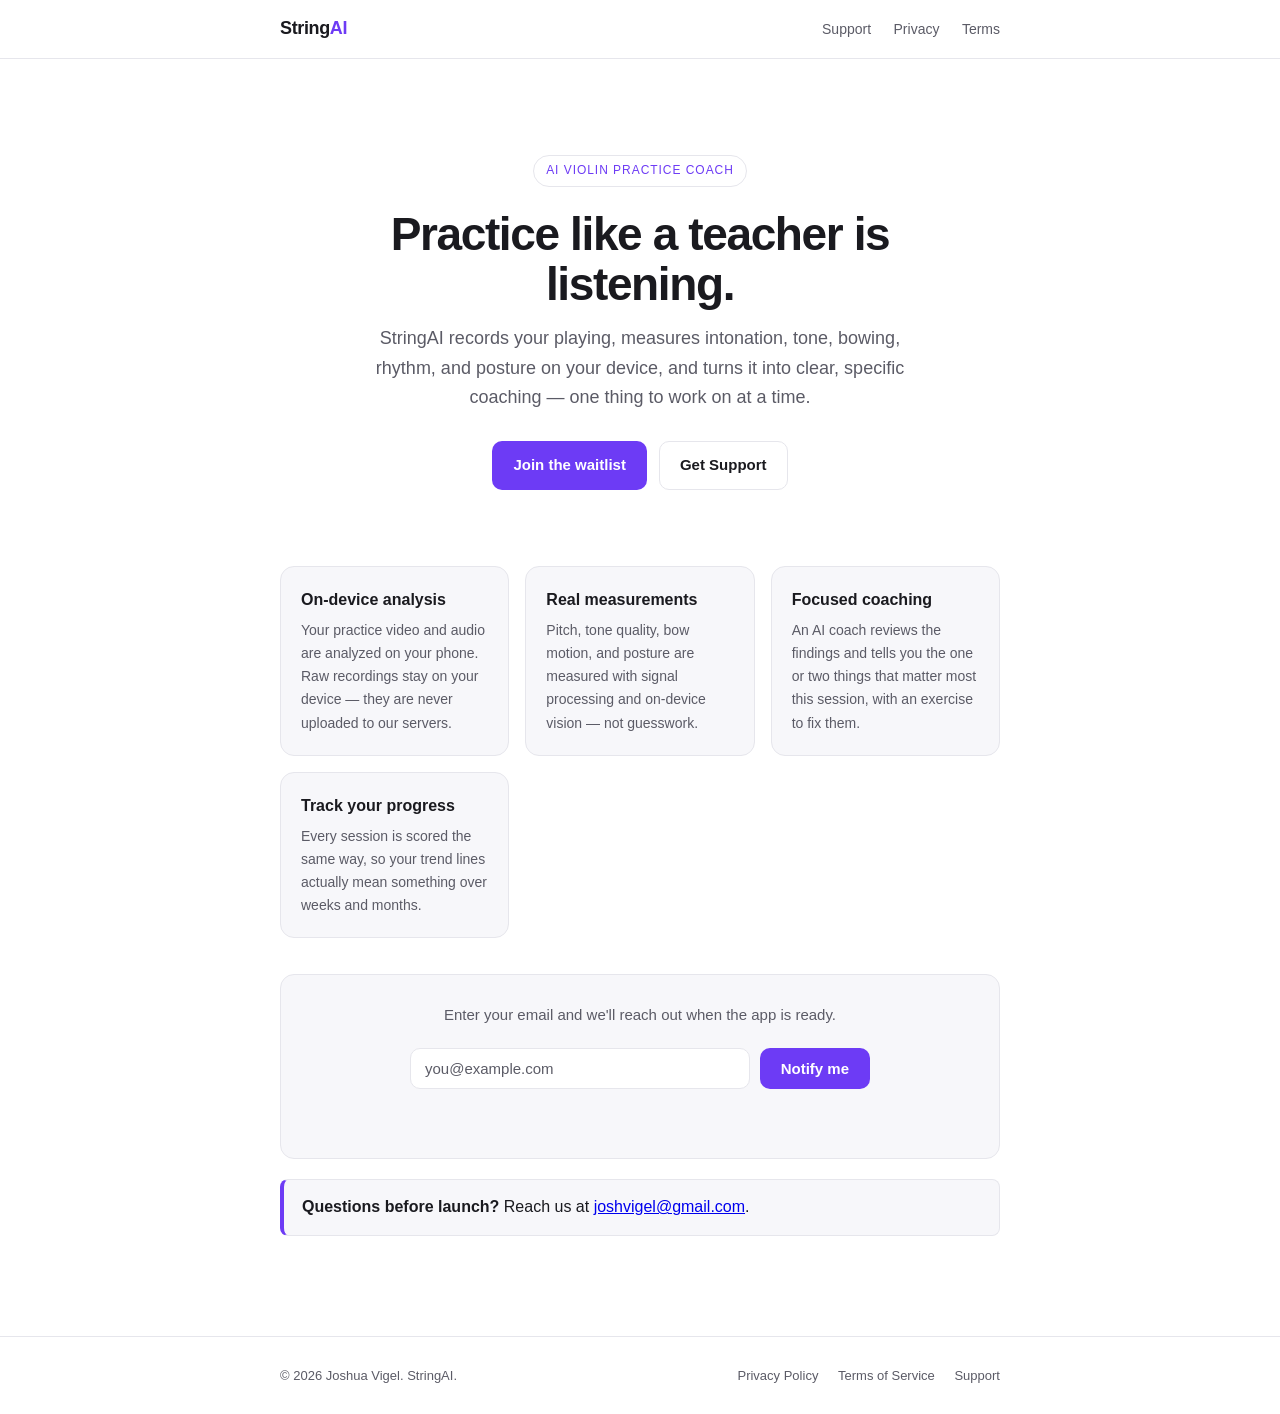
<file: index.html>
<!DOCTYPE html>
<html lang="en">
<head>
  <meta charset="UTF-8" />
  <meta name="viewport" content="width=device-width, initial-scale=1.0" />
  <title>StringAI — AI Violin Practice Coach</title>
  <meta name="description" content="StringAI analyzes your violin practice with on-device audio and video, then gives you specific, AI-powered coaching on intonation, tone, bowing, and posture." />
  <link rel="stylesheet" href="styles.css" />
</head>
<body>
  <header class="site">
    <div class="wrap">
      <a class="brand" href="index.html">String<span>AI</span></a>
      <nav>
        <a href="support.html">Support</a>
        <a href="privacy.html">Privacy</a>
        <a href="terms.html">Terms</a>
      </nav>
    </div>
  </header>

  <main>
    <div class="wrap">
      <section class="hero">
        <span class="badge">AI Violin Practice Coach</span>
        <h1>Practice like a teacher is<br />listening.</h1>
        <p>StringAI records your playing, measures intonation, tone, bowing, rhythm, and posture on your device, and turns it into clear, specific coaching — one thing to work on at a time.</p>
        <div class="cta-row">
          <a class="btn" href="#waitlist">Join the waitlist</a>
          <a class="btn secondary" href="support.html">Get Support</a>
        </div>
      </section>

      <section class="features">
        <div class="feature">
          <h3>On-device analysis</h3>
          <p>Your practice video and audio are analyzed on your phone. Raw recordings stay on your device — they are never uploaded to our servers.</p>
        </div>
        <div class="feature">
          <h3>Real measurements</h3>
          <p>Pitch, tone quality, bow motion, and posture are measured with signal processing and on-device vision — not guesswork.</p>
        </div>
        <div class="feature">
          <h3>Focused coaching</h3>
          <p>An AI coach reviews the findings and tells you the one or two things that matter most this session, with an exercise to fix them.</p>
        </div>
        <div class="feature">
          <h3>Track your progress</h3>
          <p>Every session is scored the same way, so your trend lines actually mean something over weeks and months.</p>
        </div>
      </section>

      <section id="waitlist" class="waitlist">
        <p>Enter your email and we'll reach out when the app is ready.</p>
        <form id="waitlist-form" novalidate>
          <label class="sr-only" for="waitlist-email">Email address</label>
          <input
            id="waitlist-email"
            name="email"
            type="email"
            inputmode="email"
            autocomplete="email"
            placeholder="you@example.com"
            required
          />
          <button id="waitlist-submit" class="btn" type="submit">Notify me</button>
        </form>
        <p id="waitlist-status" class="waitlist-status" role="status" aria-live="polite"></p>
      </section>

      <section id="coming-soon" class="callout">
        <p style="margin:0"><strong>Questions before launch?</strong> Reach us at
        <a href="mailto:joshvigel@gmail.com">joshvigel@gmail.com</a>.</p>
      </section>
    </div>
  </main>

  <script src="waitlist.js"></script>

  <footer class="site">
    <div class="wrap">
      <span>© 2026 Joshua Vigel. StringAI.</span>
      <span class="links">
        <a href="privacy.html">Privacy Policy</a>
        <a href="terms.html">Terms of Service</a>
        <a href="support.html">Support</a>
      </span>
    </div>
  </footer>
</body>
</html>
</file>
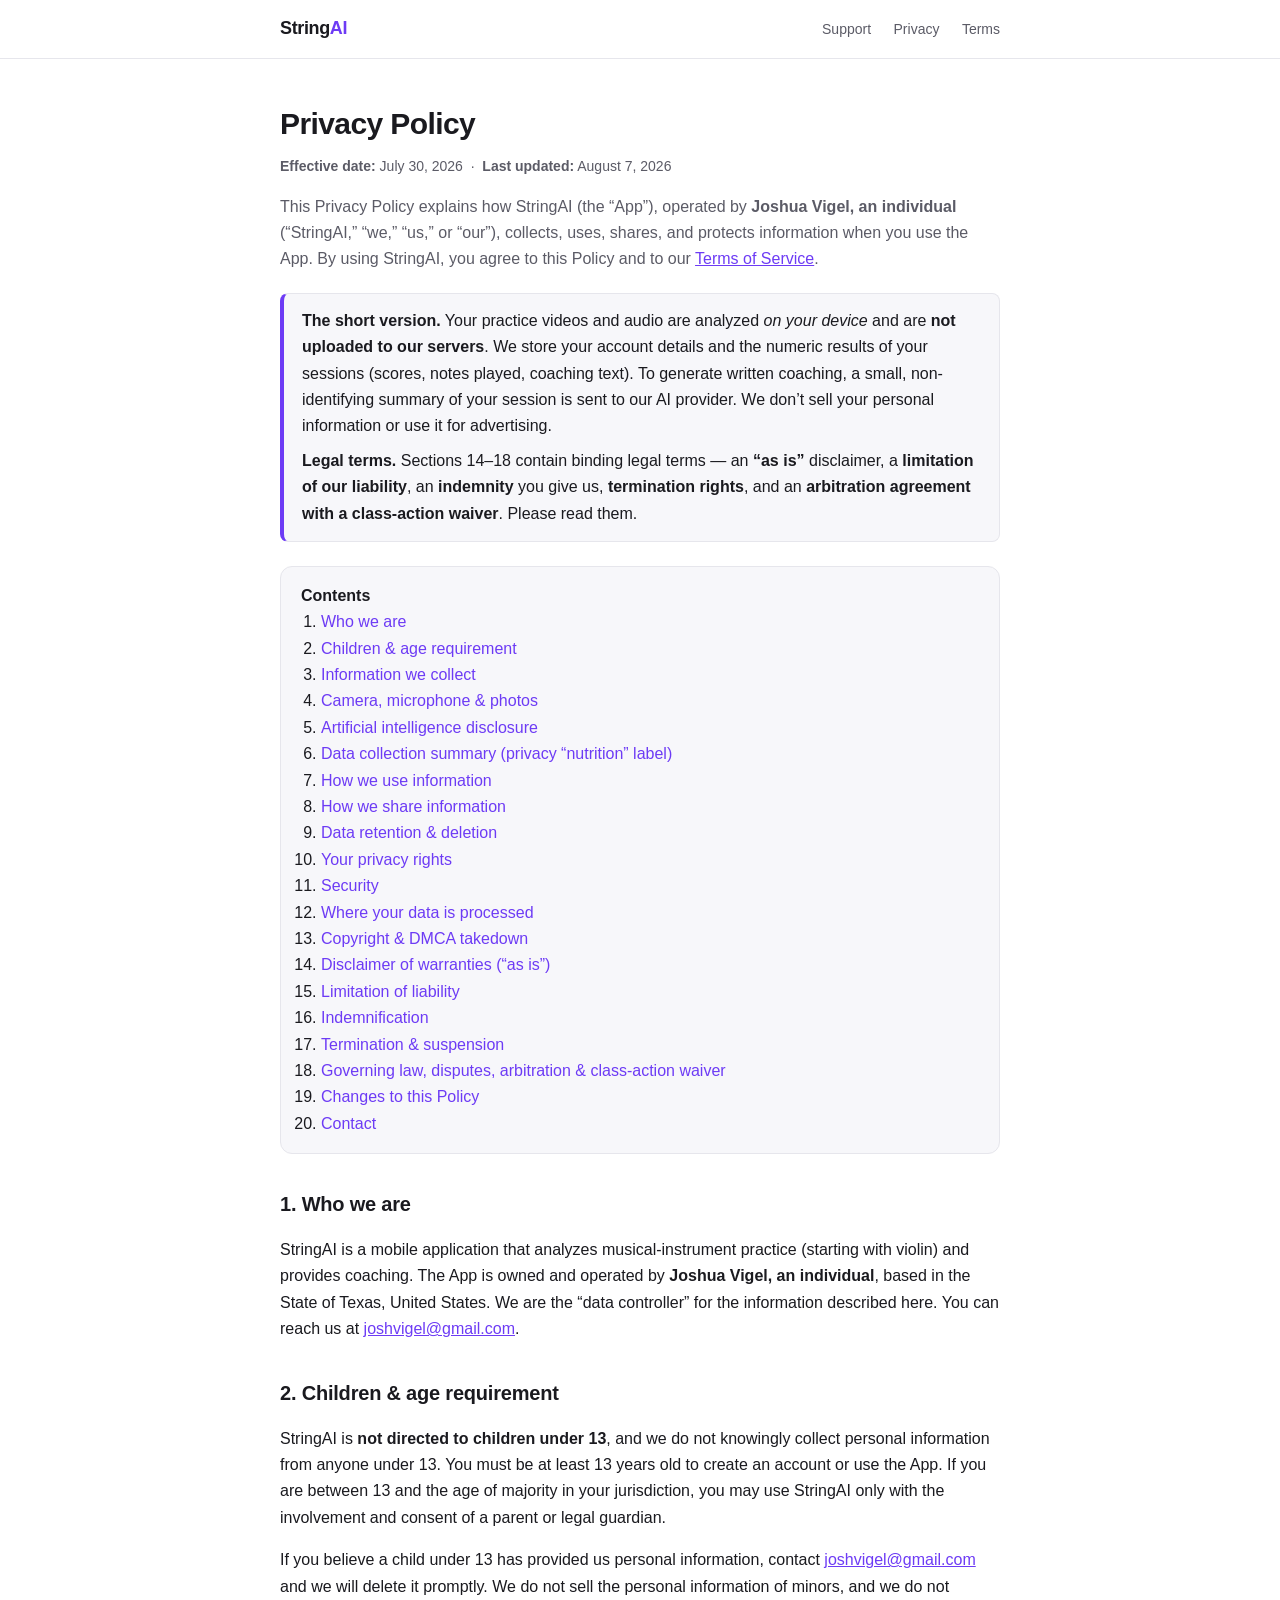
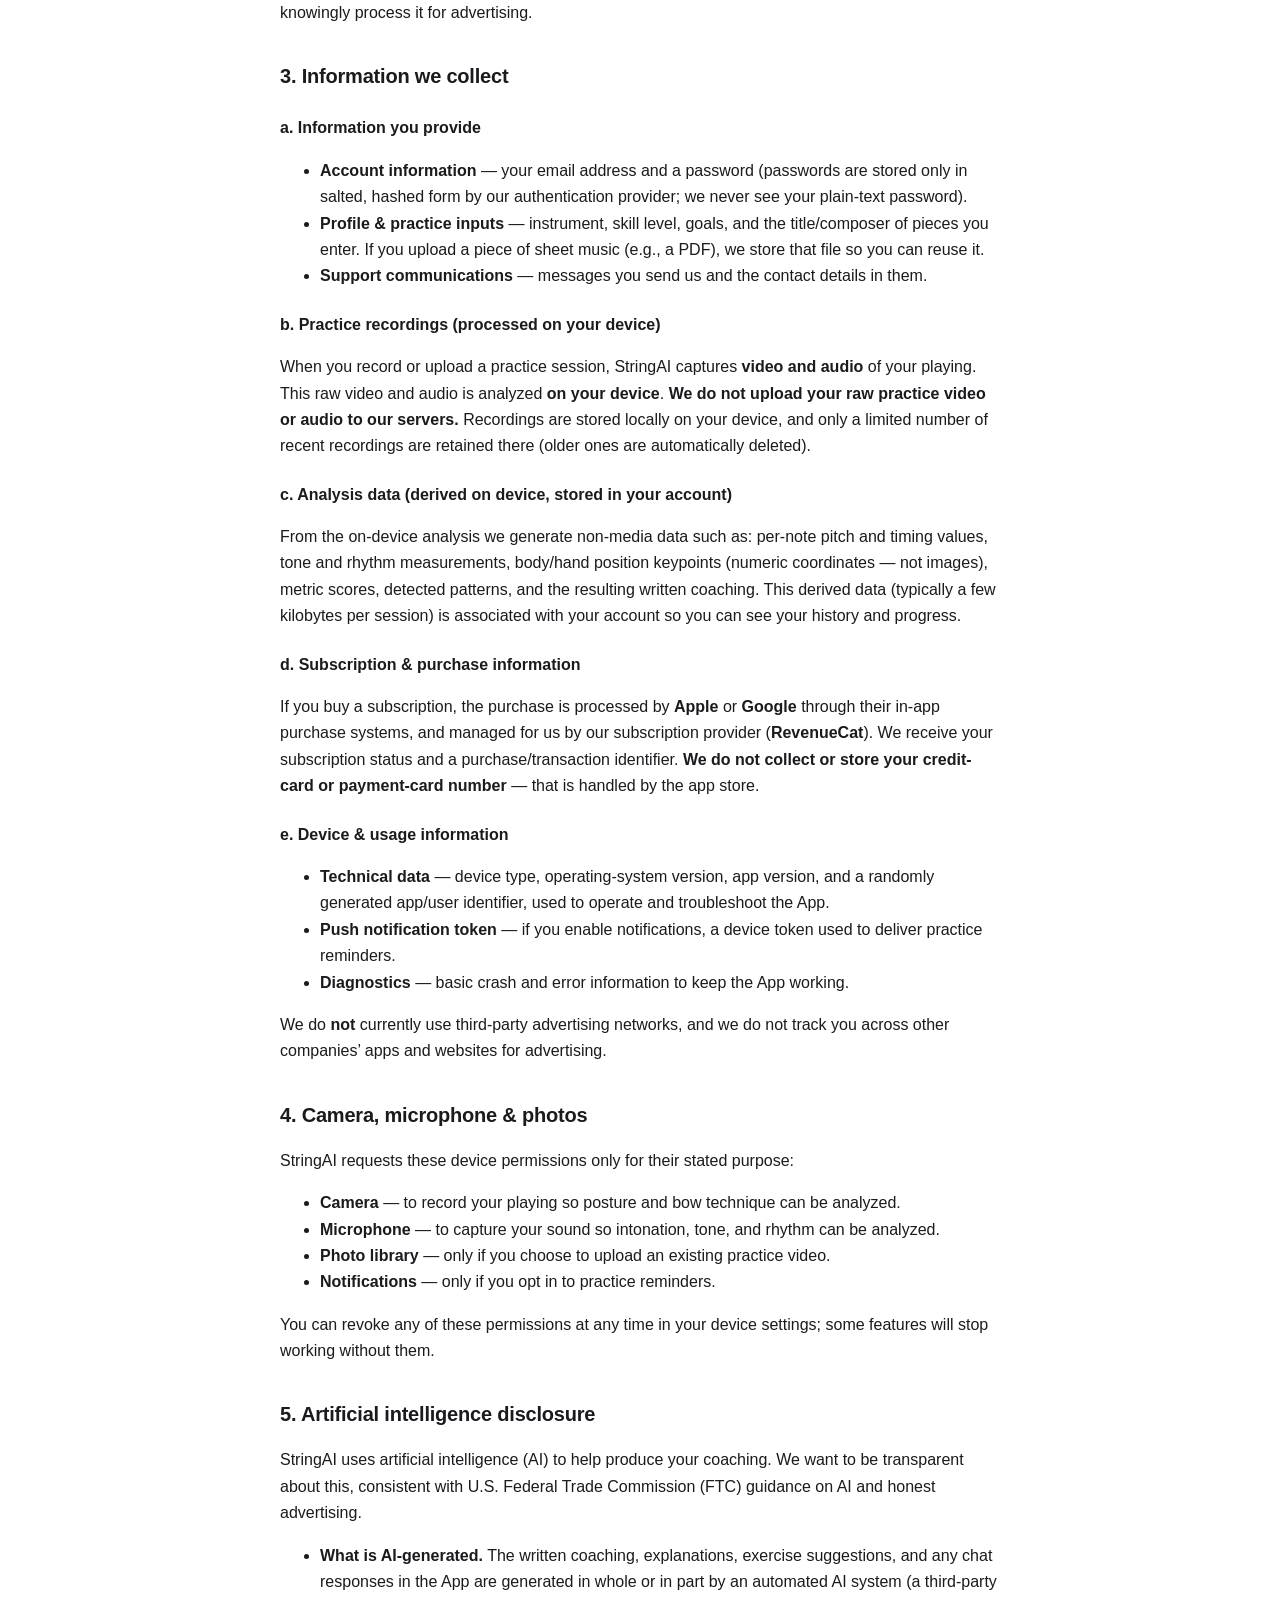
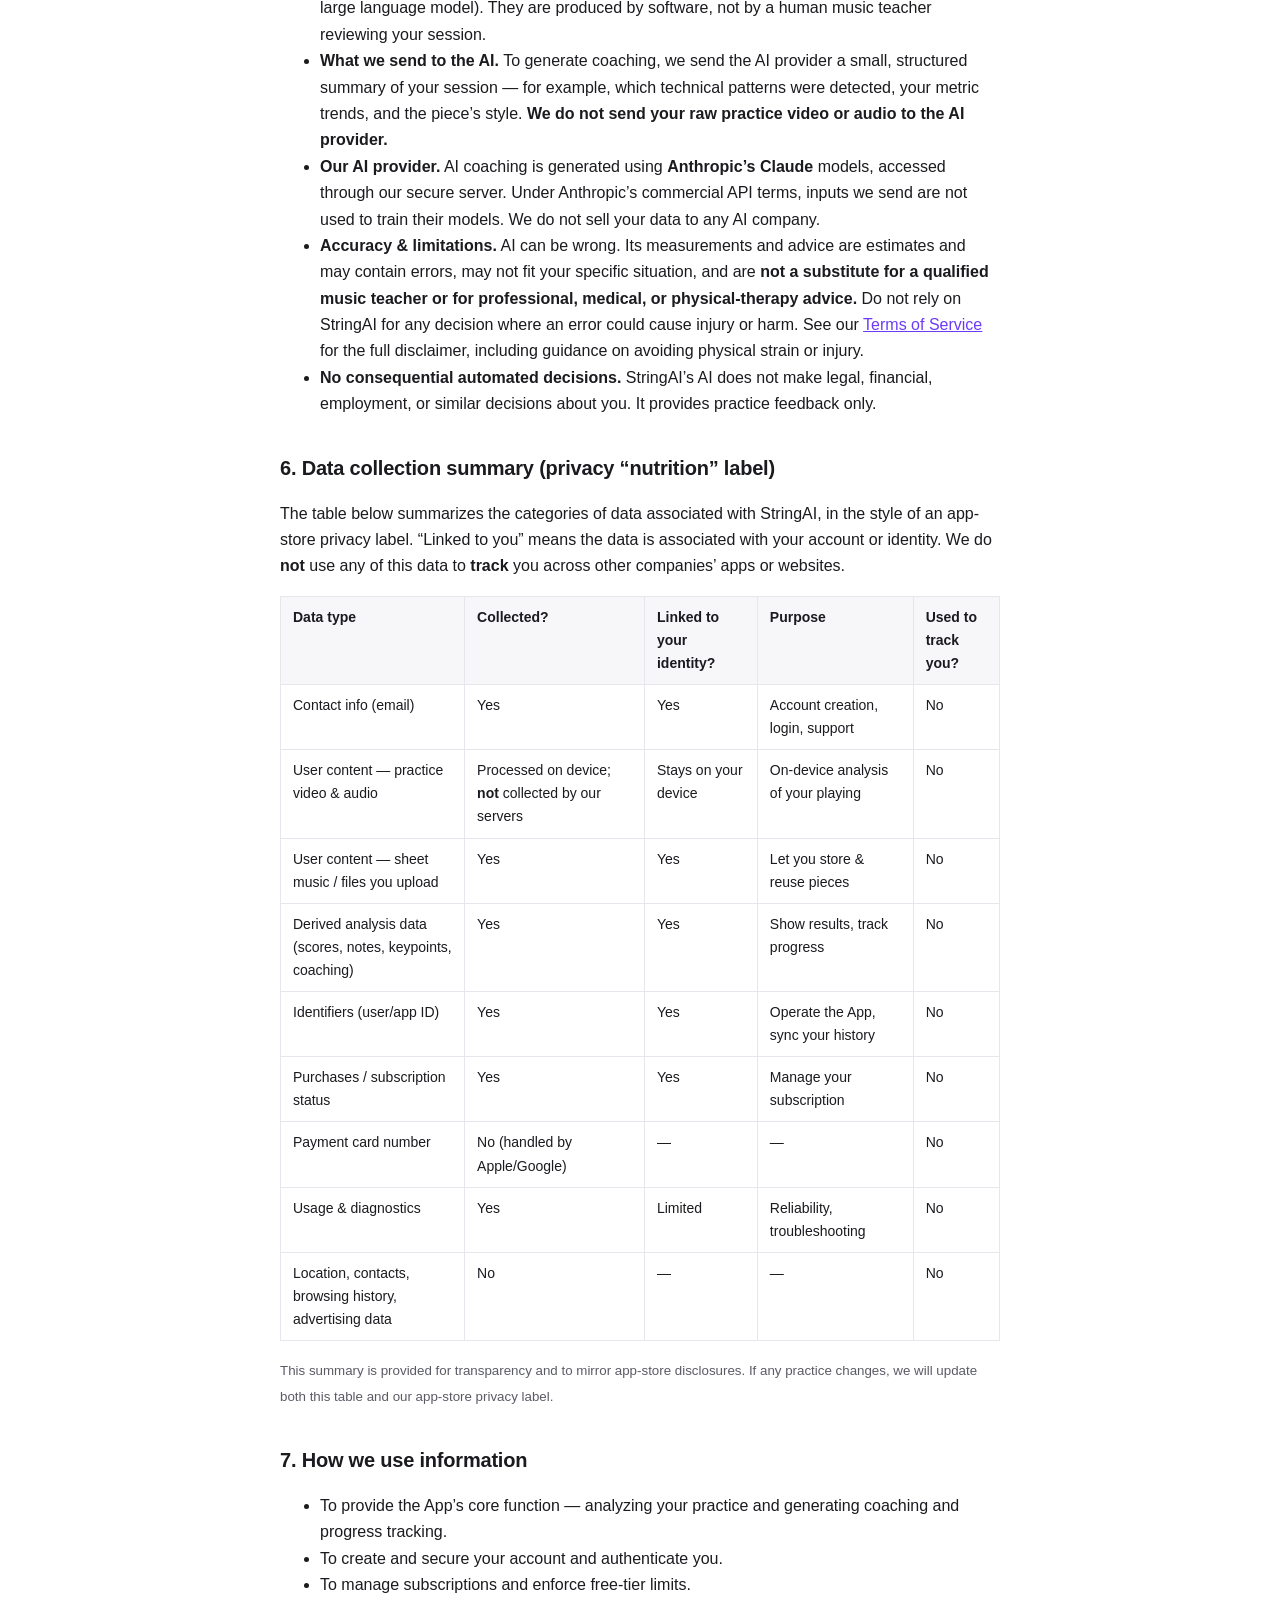
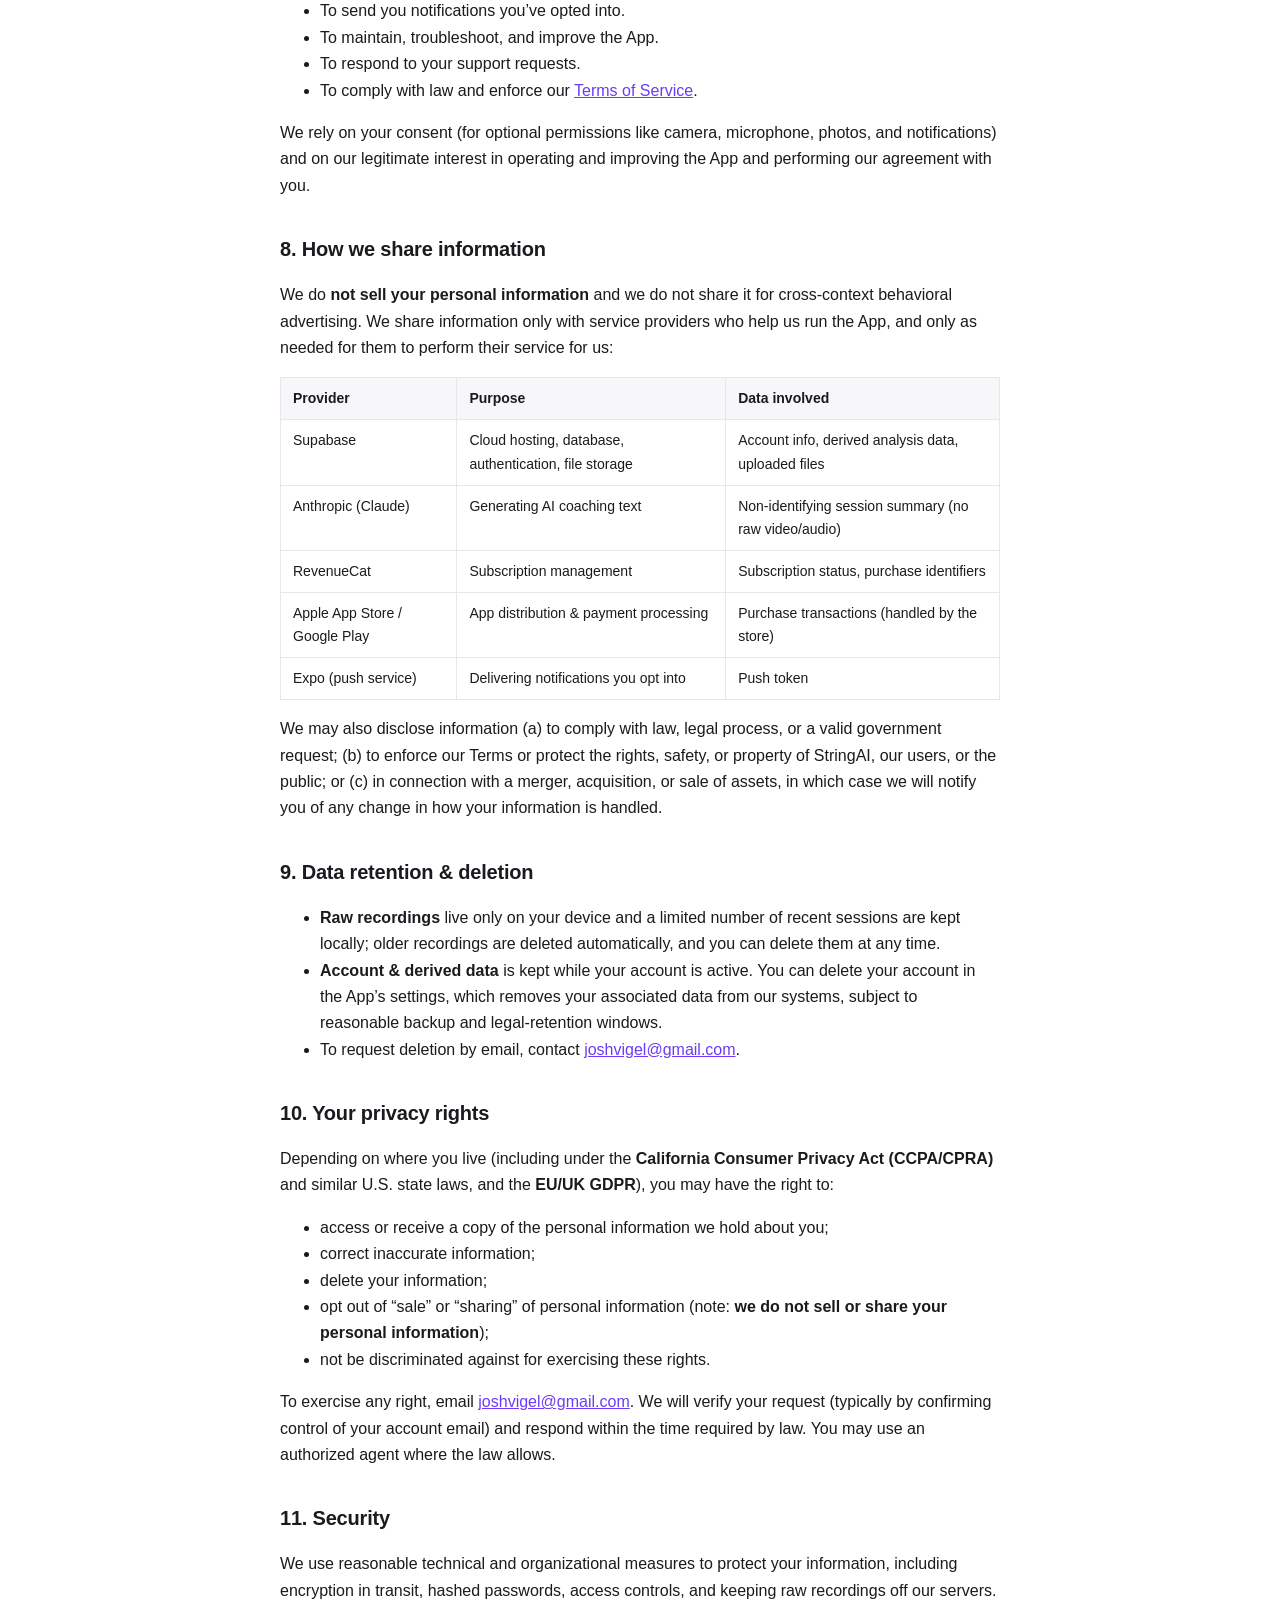
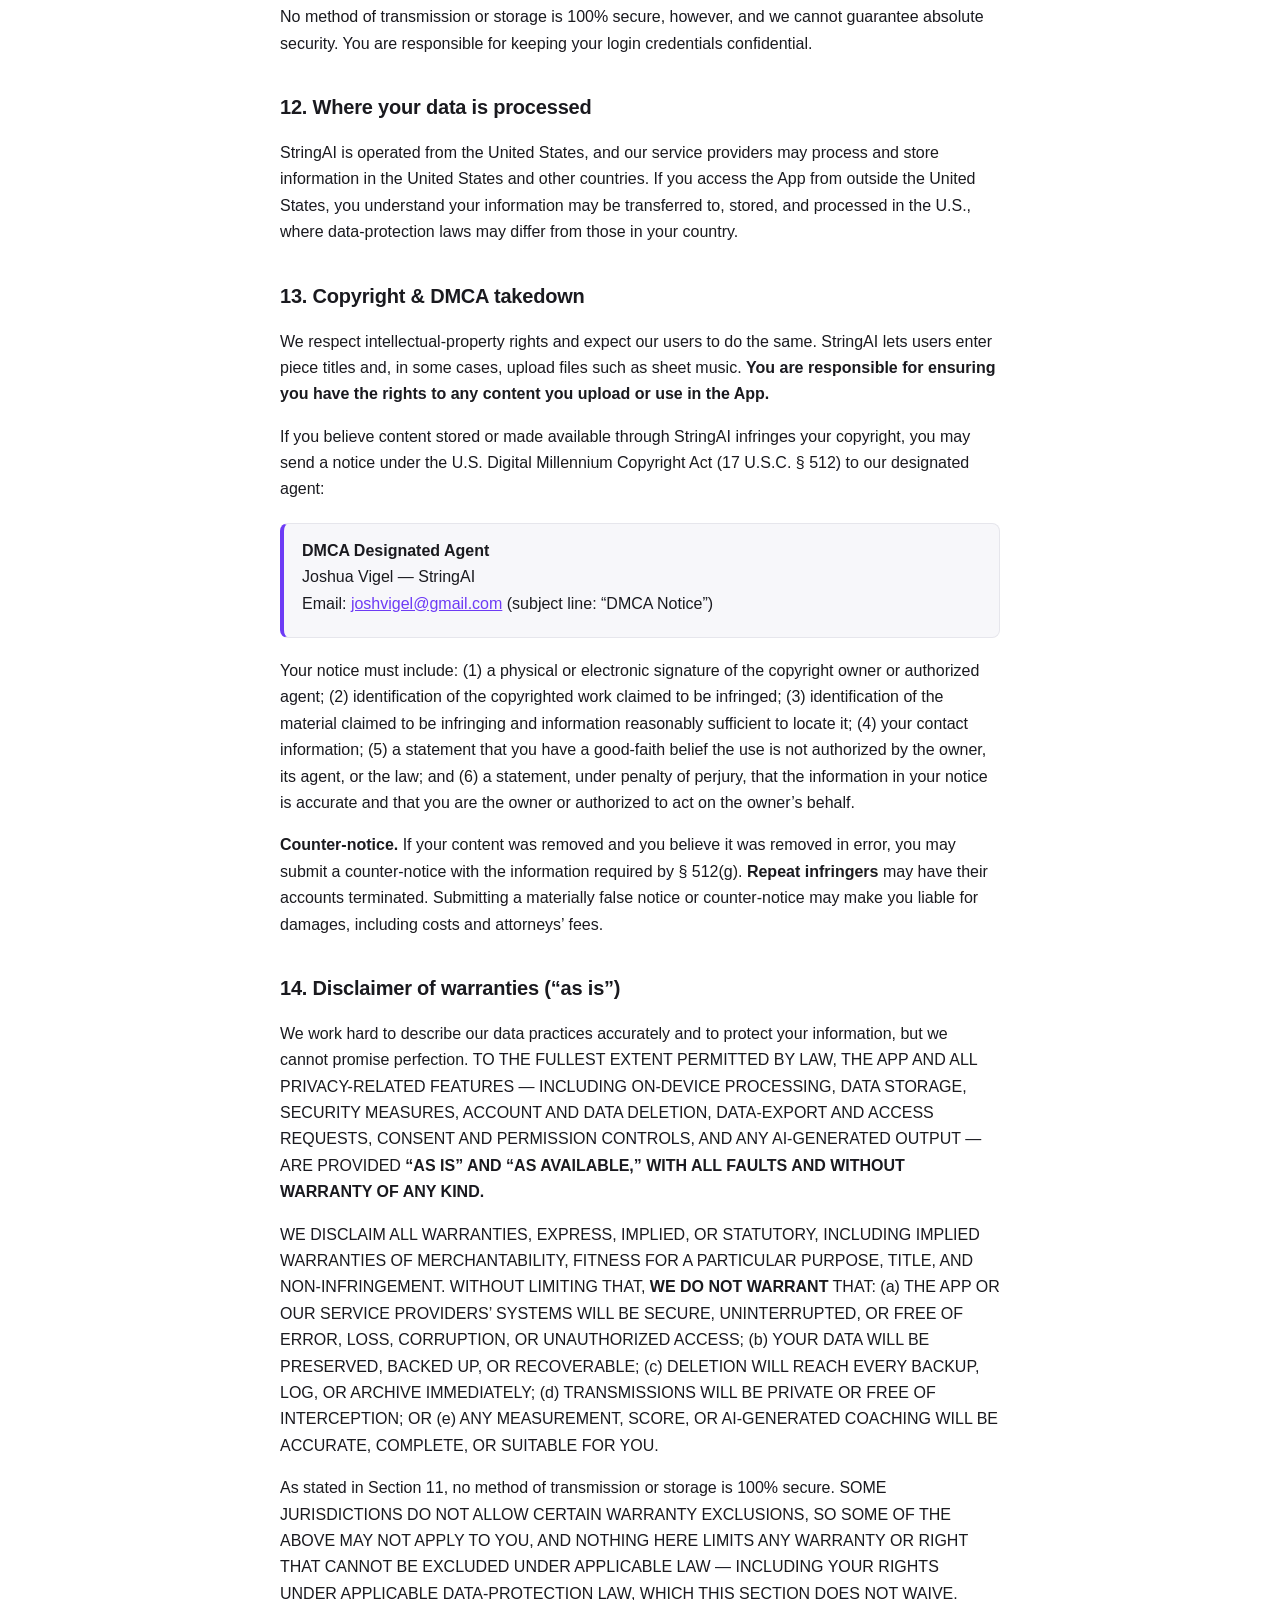
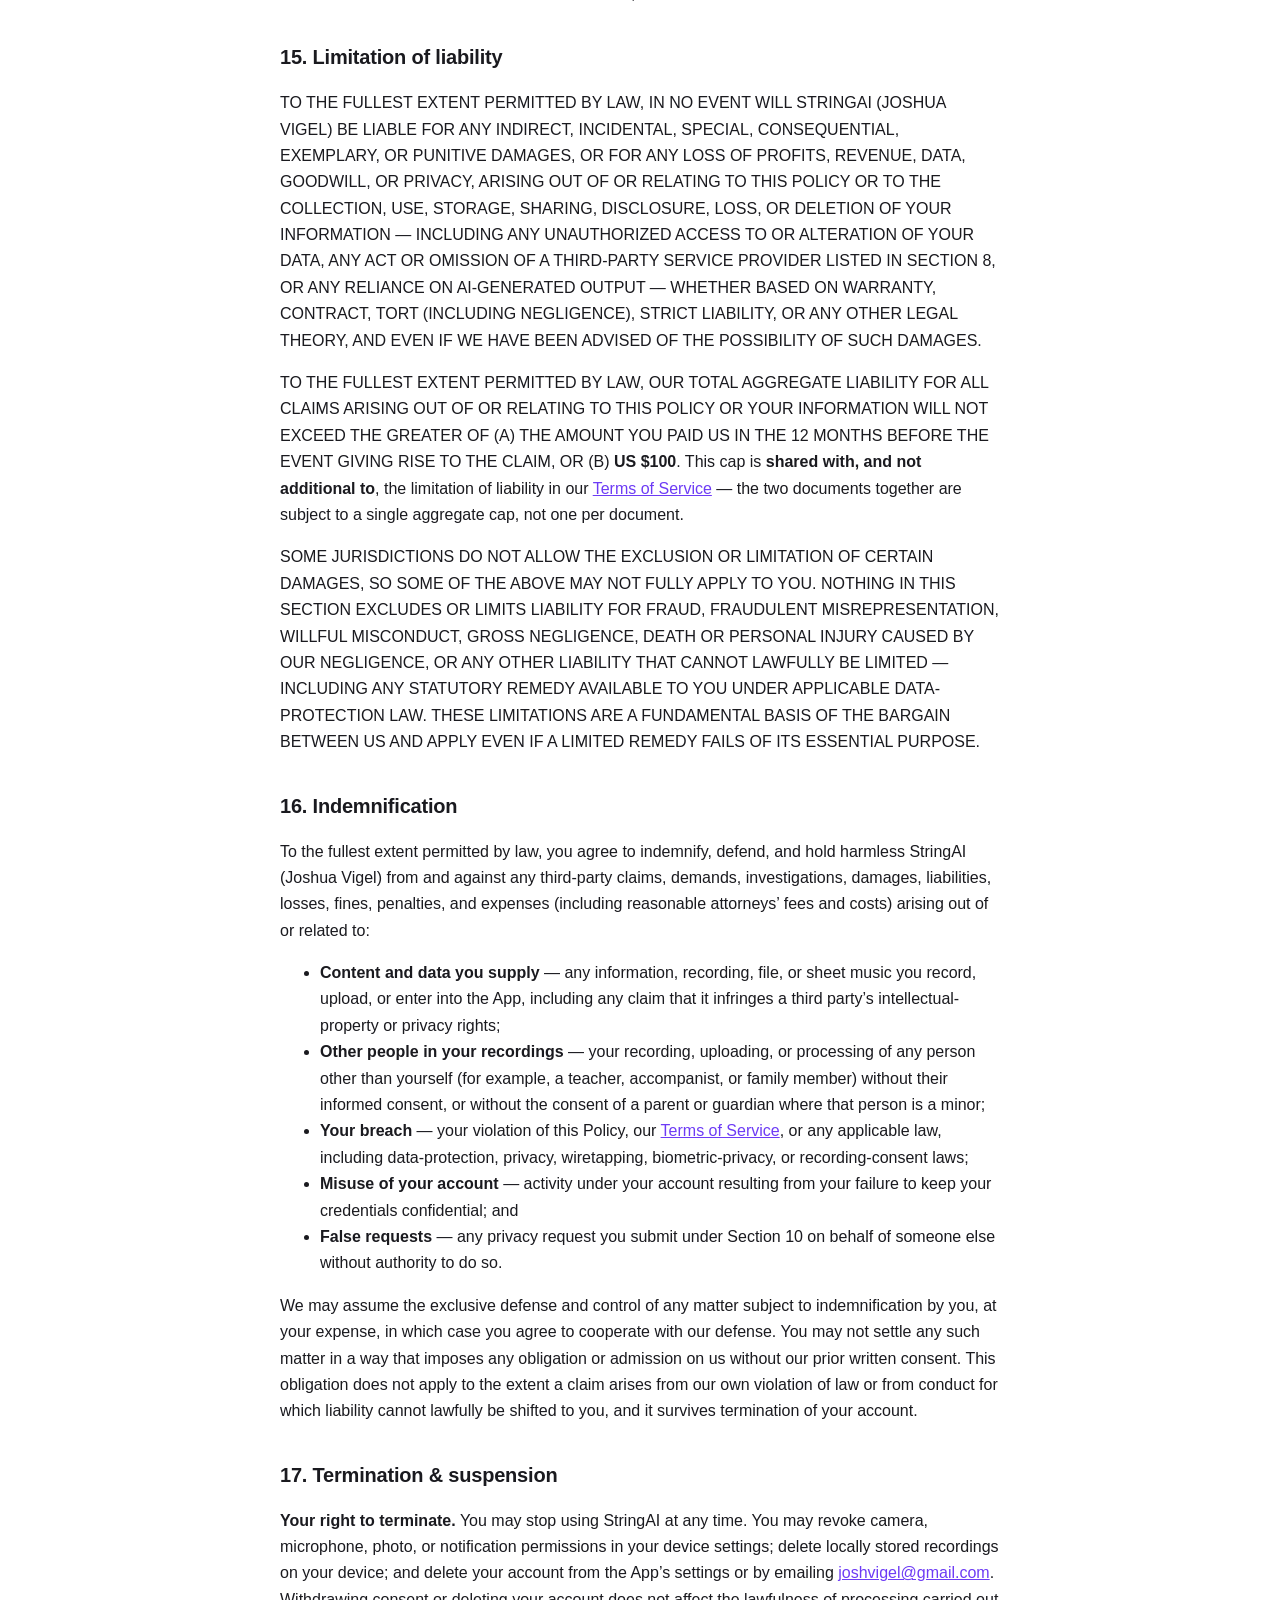
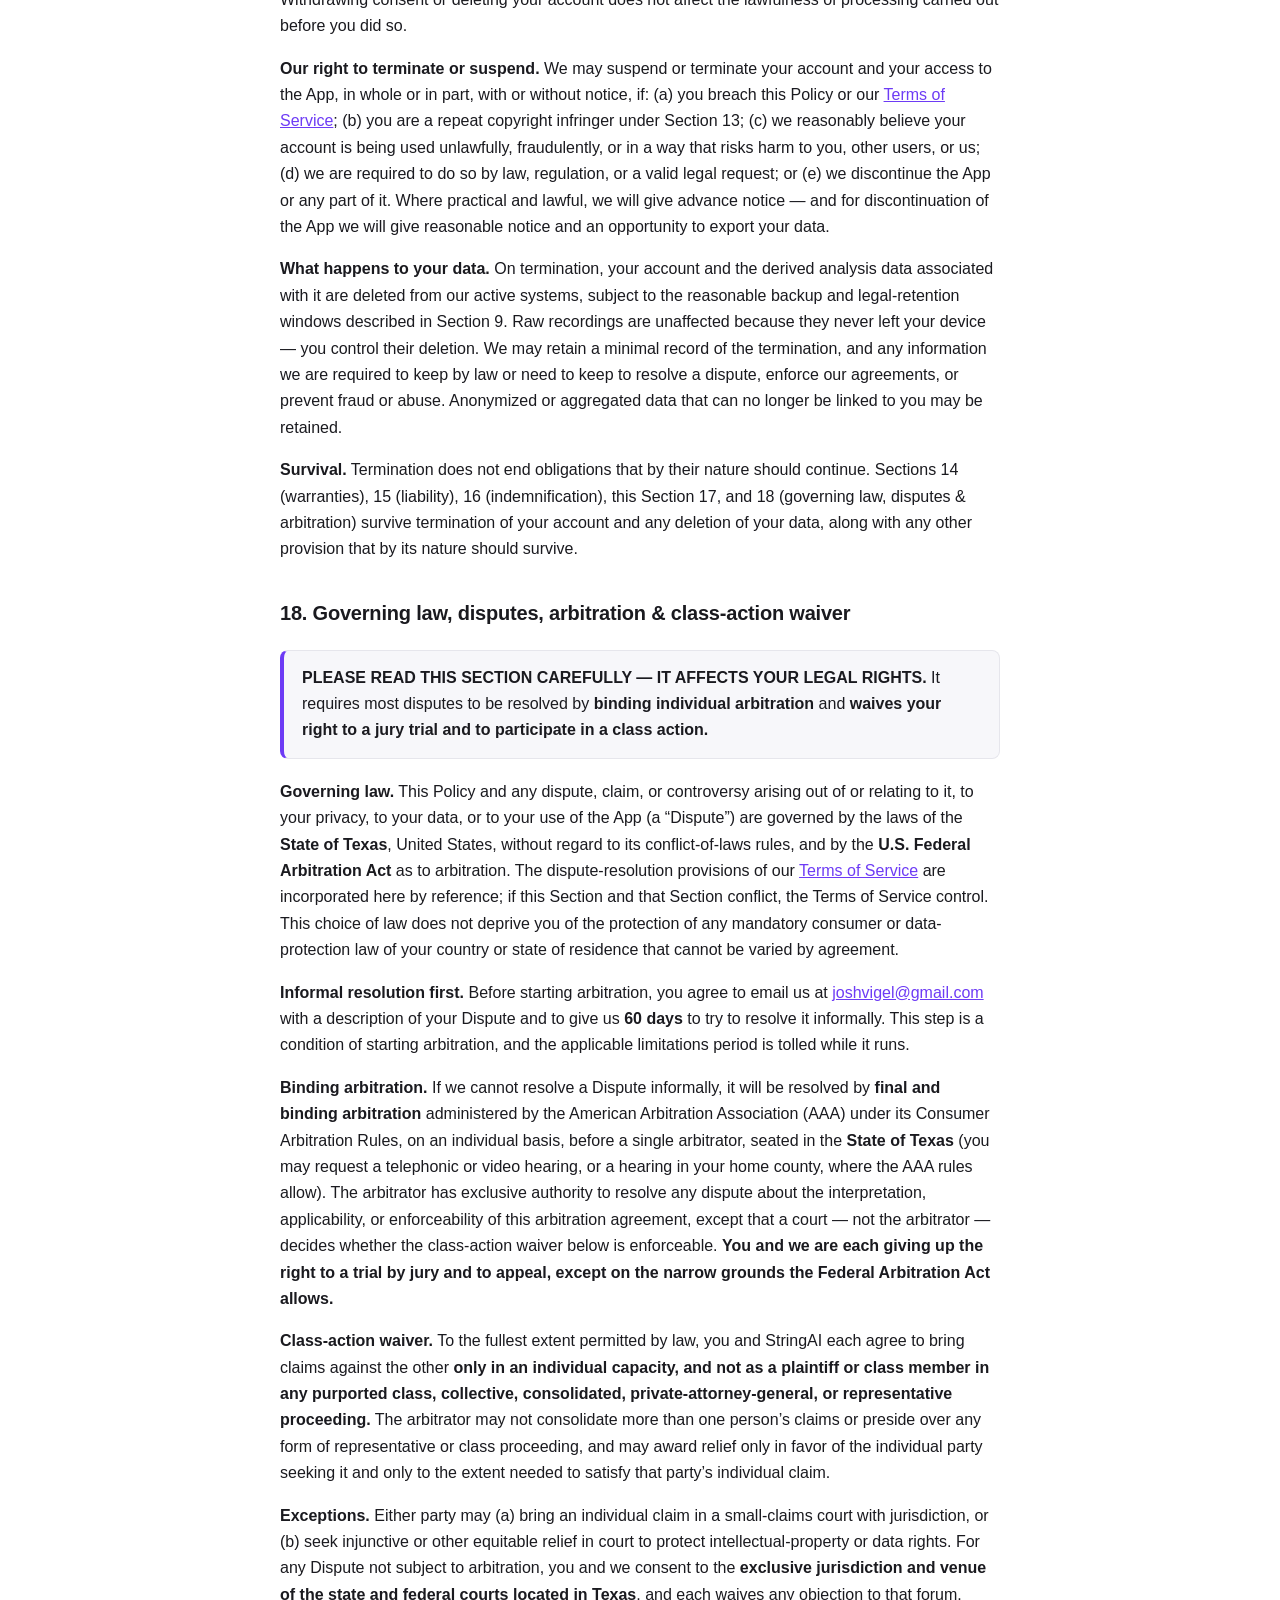
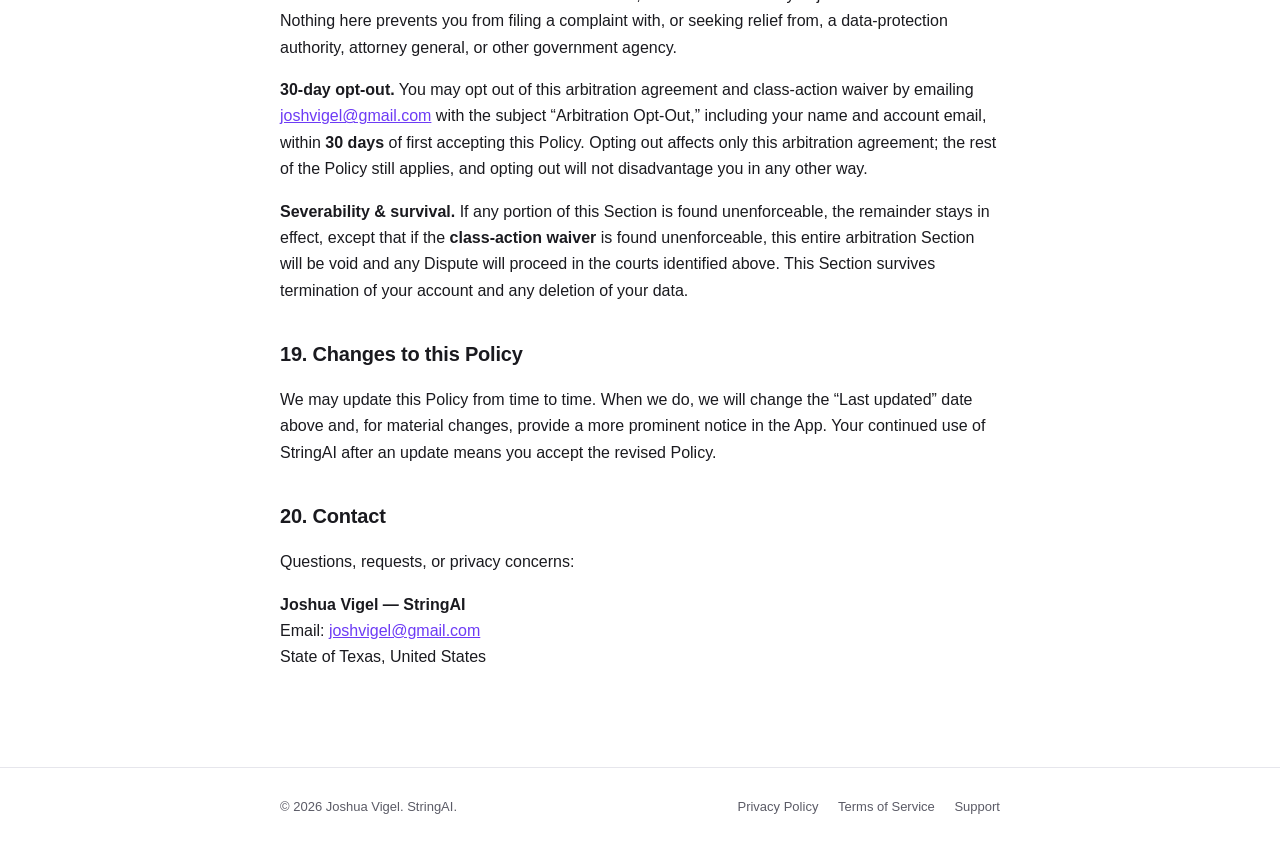
<file: privacy.html>
<!DOCTYPE html>
<html lang="en">
<head>
  <meta charset="UTF-8" />
  <meta name="viewport" content="width=device-width, initial-scale=1.0" />
  <title>Privacy Policy — StringAI</title>
  <meta name="description" content="StringAI Privacy Policy: what we collect, how AI is used, your rights, and our data practices." />
  <link rel="stylesheet" href="styles.css" />
</head>
<body>
  <header class="site">
    <div class="wrap">
      <a class="brand" href="index.html">String<span>AI</span></a>
      <nav>
        <a href="support.html">Support</a>
        <a href="privacy.html">Privacy</a>
        <a href="terms.html">Terms</a>
      </nav>
    </div>
  </header>

  <main>
    <div class="wrap legal">
      <h1>Privacy Policy</h1>
      <p class="eff"><strong>Effective date:</strong> July 30, 2026 &nbsp;·&nbsp; <strong>Last updated:</strong> August 7, 2026</p>
      <p class="muted">This Privacy Policy explains how StringAI (the “App”), operated by <strong>Joshua Vigel, an individual</strong> (“StringAI,” “we,” “us,” or “our”), collects, uses, shares, and protects information when you use the App. By using StringAI, you agree to this Policy and to our <a href="terms.html">Terms of Service</a>.</p>

      <div class="callout">
        <p style="margin:0"><strong>The short version.</strong> Your practice videos and audio are analyzed <em>on your device</em> and are <strong>not uploaded to our servers</strong>. We store your account details and the numeric results of your sessions (scores, notes played, coaching text). To generate written coaching, a small, non-identifying summary of your session is sent to our AI provider. We don’t sell your personal information or use it for advertising.</p>
        <p style="margin:8px 0 0"><strong>Legal terms.</strong> Sections 14–18 contain binding legal terms — an <strong>“as is”</strong> disclaimer, a <strong>limitation of our liability</strong>, an <strong>indemnity</strong> you give us, <strong>termination rights</strong>, and an <strong>arbitration agreement with a class-action waiver</strong>. Please read them.</p>
      </div>

      <div class="toc">
        <strong>Contents</strong>
        <ol>
          <li><a href="#who">Who we are</a></li>
          <li><a href="#age">Children &amp; age requirement</a></li>
          <li><a href="#collect">Information we collect</a></li>
          <li><a href="#permissions">Camera, microphone &amp; photos</a></li>
          <li><a href="#ai">Artificial intelligence disclosure</a></li>
          <li><a href="#nutrition">Data collection summary (privacy “nutrition” label)</a></li>
          <li><a href="#use">How we use information</a></li>
          <li><a href="#share">How we share information</a></li>
          <li><a href="#retention">Data retention &amp; deletion</a></li>
          <li><a href="#rights">Your privacy rights</a></li>
          <li><a href="#security">Security</a></li>
          <li><a href="#intl">Where your data is processed</a></li>
          <li><a href="#dmca">Copyright &amp; DMCA takedown</a></li>
          <li><a href="#warranty">Disclaimer of warranties (&ldquo;as is&rdquo;)</a></li>
          <li><a href="#liability">Limitation of liability</a></li>
          <li><a href="#indemnity">Indemnification</a></li>
          <li><a href="#termination">Termination &amp; suspension</a></li>
          <li><a href="#arbitration">Governing law, disputes, arbitration &amp; class-action waiver</a></li>
          <li><a href="#changes">Changes to this Policy</a></li>
          <li><a href="#contact">Contact</a></li>
        </ol>
      </div>

      <h2 id="who">1. Who we are</h2>
      <p>StringAI is a mobile application that analyzes musical-instrument practice (starting with violin) and provides coaching. The App is owned and operated by <strong>Joshua Vigel, an individual</strong>, based in the State of Texas, United States. We are the “data controller” for the information described here. You can reach us at <a href="mailto:joshvigel@gmail.com">joshvigel@gmail.com</a>.</p>

      <h2 id="age">2. Children &amp; age requirement</h2>
      <p>StringAI is <strong>not directed to children under 13</strong>, and we do not knowingly collect personal information from anyone under 13. You must be at least 13 years old to create an account or use the App. If you are between 13 and the age of majority in your jurisdiction, you may use StringAI only with the involvement and consent of a parent or legal guardian.</p>
      <p>If you believe a child under 13 has provided us personal information, contact <a href="mailto:joshvigel@gmail.com">joshvigel@gmail.com</a> and we will delete it promptly. We do not sell the personal information of minors, and we do not knowingly process it for advertising.</p>

      <h2 id="collect">3. Information we collect</h2>

      <h3>a. Information you provide</h3>
      <ul>
        <li><strong>Account information</strong> — your email address and a password (passwords are stored only in salted, hashed form by our authentication provider; we never see your plain-text password).</li>
        <li><strong>Profile &amp; practice inputs</strong> — instrument, skill level, goals, and the title/composer of pieces you enter. If you upload a piece of sheet music (e.g., a PDF), we store that file so you can reuse it.</li>
        <li><strong>Support communications</strong> — messages you send us and the contact details in them.</li>
      </ul>

      <h3>b. Practice recordings (processed on your device)</h3>
      <p>When you record or upload a practice session, StringAI captures <strong>video and audio</strong> of your playing. This raw video and audio is analyzed <strong>on your device</strong>. <strong>We do not upload your raw practice video or audio to our servers.</strong> Recordings are stored locally on your device, and only a limited number of recent recordings are retained there (older ones are automatically deleted).</p>

      <h3>c. Analysis data (derived on device, stored in your account)</h3>
      <p>From the on-device analysis we generate non-media data such as: per-note pitch and timing values, tone and rhythm measurements, body/hand position keypoints (numeric coordinates — not images), metric scores, detected patterns, and the resulting written coaching. This derived data (typically a few kilobytes per session) is associated with your account so you can see your history and progress.</p>

      <h3>d. Subscription &amp; purchase information</h3>
      <p>If you buy a subscription, the purchase is processed by <strong>Apple</strong> or <strong>Google</strong> through their in-app purchase systems, and managed for us by our subscription provider (<strong>RevenueCat</strong>). We receive your subscription status and a purchase/transaction identifier. <strong>We do not collect or store your credit-card or payment-card number</strong> — that is handled by the app store.</p>

      <h3>e. Device &amp; usage information</h3>
      <ul>
        <li><strong>Technical data</strong> — device type, operating-system version, app version, and a randomly generated app/user identifier, used to operate and troubleshoot the App.</li>
        <li><strong>Push notification token</strong> — if you enable notifications, a device token used to deliver practice reminders.</li>
        <li><strong>Diagnostics</strong> — basic crash and error information to keep the App working.</li>
      </ul>
      <p>We do <strong>not</strong> currently use third-party advertising networks, and we do not track you across other companies’ apps and websites for advertising.</p>

      <h2 id="permissions">4. Camera, microphone &amp; photos</h2>
      <p>StringAI requests these device permissions only for their stated purpose:</p>
      <ul>
        <li><strong>Camera</strong> — to record your playing so posture and bow technique can be analyzed.</li>
        <li><strong>Microphone</strong> — to capture your sound so intonation, tone, and rhythm can be analyzed.</li>
        <li><strong>Photo library</strong> — only if you choose to upload an existing practice video.</li>
        <li><strong>Notifications</strong> — only if you opt in to practice reminders.</li>
      </ul>
      <p>You can revoke any of these permissions at any time in your device settings; some features will stop working without them.</p>

      <h2 id="ai">5. Artificial intelligence disclosure</h2>
      <p>StringAI uses artificial intelligence (AI) to help produce your coaching. We want to be transparent about this, consistent with U.S. Federal Trade Commission (FTC) guidance on AI and honest advertising.</p>
      <ul>
        <li><strong>What is AI-generated.</strong> The written coaching, explanations, exercise suggestions, and any chat responses in the App are generated in whole or in part by an automated AI system (a third-party large language model). They are produced by software, not by a human music teacher reviewing your session.</li>
        <li><strong>What we send to the AI.</strong> To generate coaching, we send the AI provider a small, structured summary of your session — for example, which technical patterns were detected, your metric trends, and the piece’s style. <strong>We do not send your raw practice video or audio to the AI provider.</strong></li>
        <li><strong>Our AI provider.</strong> AI coaching is generated using <strong>Anthropic’s Claude</strong> models, accessed through our secure server. Under Anthropic’s commercial API terms, inputs we send are not used to train their models. We do not sell your data to any AI company.</li>
        <li><strong>Accuracy &amp; limitations.</strong> AI can be wrong. Its measurements and advice are estimates and may contain errors, may not fit your specific situation, and are <strong>not a substitute for a qualified music teacher or for professional, medical, or physical-therapy advice.</strong> Do not rely on StringAI for any decision where an error could cause injury or harm. See our <a href="terms.html">Terms of Service</a> for the full disclaimer, including guidance on avoiding physical strain or injury.</li>
        <li><strong>No consequential automated decisions.</strong> StringAI’s AI does not make legal, financial, employment, or similar decisions about you. It provides practice feedback only.</li>
      </ul>

      <h2 id="nutrition">6. Data collection summary (privacy “nutrition” label)</h2>
      <p>The table below summarizes the categories of data associated with StringAI, in the style of an app-store privacy label. “Linked to you” means the data is associated with your account or identity. We do <strong>not</strong> use any of this data to <strong>track</strong> you across other companies’ apps or websites.</p>
      <table class="data">
        <thead>
          <tr><th>Data type</th><th>Collected?</th><th>Linked to your identity?</th><th>Purpose</th><th>Used to track you?</th></tr>
        </thead>
        <tbody>
          <tr><td>Contact info (email)</td><td>Yes</td><td>Yes</td><td>Account creation, login, support</td><td>No</td></tr>
          <tr><td>User content — practice video &amp; audio</td><td>Processed on device; <strong>not</strong> collected by our servers</td><td>Stays on your device</td><td>On-device analysis of your playing</td><td>No</td></tr>
          <tr><td>User content — sheet music / files you upload</td><td>Yes</td><td>Yes</td><td>Let you store &amp; reuse pieces</td><td>No</td></tr>
          <tr><td>Derived analysis data (scores, notes, keypoints, coaching)</td><td>Yes</td><td>Yes</td><td>Show results, track progress</td><td>No</td></tr>
          <tr><td>Identifiers (user/app ID)</td><td>Yes</td><td>Yes</td><td>Operate the App, sync your history</td><td>No</td></tr>
          <tr><td>Purchases / subscription status</td><td>Yes</td><td>Yes</td><td>Manage your subscription</td><td>No</td></tr>
          <tr><td>Payment card number</td><td>No (handled by Apple/Google)</td><td>—</td><td>—</td><td>No</td></tr>
          <tr><td>Usage &amp; diagnostics</td><td>Yes</td><td>Limited</td><td>Reliability, troubleshooting</td><td>No</td></tr>
          <tr><td>Location, contacts, browsing history, advertising data</td><td>No</td><td>—</td><td>—</td><td>No</td></tr>
        </tbody>
      </table>
      <p class="muted"><small>This summary is provided for transparency and to mirror app-store disclosures. If any practice changes, we will update both this table and our app-store privacy label.</small></p>

      <h2 id="use">7. How we use information</h2>
      <ul>
        <li>To provide the App’s core function — analyzing your practice and generating coaching and progress tracking.</li>
        <li>To create and secure your account and authenticate you.</li>
        <li>To manage subscriptions and enforce free-tier limits.</li>
        <li>To send you notifications you’ve opted into.</li>
        <li>To maintain, troubleshoot, and improve the App.</li>
        <li>To respond to your support requests.</li>
        <li>To comply with law and enforce our <a href="terms.html">Terms of Service</a>.</li>
      </ul>
      <p>We rely on your consent (for optional permissions like camera, microphone, photos, and notifications) and on our legitimate interest in operating and improving the App and performing our agreement with you.</p>

      <h2 id="share">8. How we share information</h2>
      <p>We do <strong>not sell your personal information</strong> and we do not share it for cross-context behavioral advertising. We share information only with service providers who help us run the App, and only as needed for them to perform their service for us:</p>
      <table class="data">
        <thead><tr><th>Provider</th><th>Purpose</th><th>Data involved</th></tr></thead>
        <tbody>
          <tr><td>Supabase</td><td>Cloud hosting, database, authentication, file storage</td><td>Account info, derived analysis data, uploaded files</td></tr>
          <tr><td>Anthropic (Claude)</td><td>Generating AI coaching text</td><td>Non-identifying session summary (no raw video/audio)</td></tr>
          <tr><td>RevenueCat</td><td>Subscription management</td><td>Subscription status, purchase identifiers</td></tr>
          <tr><td>Apple App Store / Google Play</td><td>App distribution &amp; payment processing</td><td>Purchase transactions (handled by the store)</td></tr>
          <tr><td>Expo (push service)</td><td>Delivering notifications you opt into</td><td>Push token</td></tr>
        </tbody>
      </table>
      <p>We may also disclose information (a) to comply with law, legal process, or a valid government request; (b) to enforce our Terms or protect the rights, safety, or property of StringAI, our users, or the public; or (c) in connection with a merger, acquisition, or sale of assets, in which case we will notify you of any change in how your information is handled.</p>

      <h2 id="retention">9. Data retention &amp; deletion</h2>
      <ul>
        <li><strong>Raw recordings</strong> live only on your device and a limited number of recent sessions are kept locally; older recordings are deleted automatically, and you can delete them at any time.</li>
        <li><strong>Account &amp; derived data</strong> is kept while your account is active. You can delete your account in the App’s settings, which removes your associated data from our systems, subject to reasonable backup and legal-retention windows.</li>
        <li>To request deletion by email, contact <a href="mailto:joshvigel@gmail.com">joshvigel@gmail.com</a>.</li>
      </ul>

      <h2 id="rights">10. Your privacy rights</h2>
      <p>Depending on where you live (including under the <strong>California Consumer Privacy Act (CCPA/CPRA)</strong> and similar U.S. state laws, and the <strong>EU/UK GDPR</strong>), you may have the right to:</p>
      <ul>
        <li>access or receive a copy of the personal information we hold about you;</li>
        <li>correct inaccurate information;</li>
        <li>delete your information;</li>
        <li>opt out of “sale” or “sharing” of personal information (note: <strong>we do not sell or share your personal information</strong>);</li>
        <li>not be discriminated against for exercising these rights.</li>
      </ul>
      <p>To exercise any right, email <a href="mailto:joshvigel@gmail.com">joshvigel@gmail.com</a>. We will verify your request (typically by confirming control of your account email) and respond within the time required by law. You may use an authorized agent where the law allows.</p>

      <h2 id="security">11. Security</h2>
      <p>We use reasonable technical and organizational measures to protect your information, including encryption in transit, hashed passwords, access controls, and keeping raw recordings off our servers. No method of transmission or storage is 100% secure, however, and we cannot guarantee absolute security. You are responsible for keeping your login credentials confidential.</p>

      <h2 id="intl">12. Where your data is processed</h2>
      <p>StringAI is operated from the United States, and our service providers may process and store information in the United States and other countries. If you access the App from outside the United States, you understand your information may be transferred to, stored, and processed in the U.S., where data-protection laws may differ from those in your country.</p>

      <h2 id="dmca">13. Copyright &amp; DMCA takedown</h2>
      <p>We respect intellectual-property rights and expect our users to do the same. StringAI lets users enter piece titles and, in some cases, upload files such as sheet music. <strong>You are responsible for ensuring you have the rights to any content you upload or use in the App.</strong></p>
      <p>If you believe content stored or made available through StringAI infringes your copyright, you may send a notice under the U.S. Digital Millennium Copyright Act (17 U.S.C. § 512) to our designated agent:</p>
      <div class="callout">
        <p style="margin:0 0 6px"><strong>DMCA Designated Agent</strong><br />
        Joshua Vigel — StringAI<br />
        Email: <a href="mailto:joshvigel@gmail.com">joshvigel@gmail.com</a> (subject line: “DMCA Notice”)</p>
      </div>
      <p>Your notice must include: (1) a physical or electronic signature of the copyright owner or authorized agent; (2) identification of the copyrighted work claimed to be infringed; (3) identification of the material claimed to be infringing and information reasonably sufficient to locate it; (4) your contact information; (5) a statement that you have a good-faith belief the use is not authorized by the owner, its agent, or the law; and (6) a statement, under penalty of perjury, that the information in your notice is accurate and that you are the owner or authorized to act on the owner’s behalf.</p>
      <p><strong>Counter-notice.</strong> If your content was removed and you believe it was removed in error, you may submit a counter-notice with the information required by § 512(g). <strong>Repeat infringers</strong> may have their accounts terminated. Submitting a materially false notice or counter-notice may make you liable for damages, including costs and attorneys’ fees.</p>

      <h2 id="warranty">14. Disclaimer of warranties (“as is”)</h2>
      <p>We work hard to describe our data practices accurately and to protect your information, but we cannot promise perfection. TO THE FULLEST EXTENT PERMITTED BY LAW, THE APP AND ALL PRIVACY-RELATED FEATURES — INCLUDING ON-DEVICE PROCESSING, DATA STORAGE, SECURITY MEASURES, ACCOUNT AND DATA DELETION, DATA-EXPORT AND ACCESS REQUESTS, CONSENT AND PERMISSION CONTROLS, AND ANY AI-GENERATED OUTPUT — ARE PROVIDED <strong>“AS IS” AND “AS AVAILABLE,” WITH ALL FAULTS AND WITHOUT WARRANTY OF ANY KIND.</strong></p>
      <p>WE DISCLAIM ALL WARRANTIES, EXPRESS, IMPLIED, OR STATUTORY, INCLUDING IMPLIED WARRANTIES OF MERCHANTABILITY, FITNESS FOR A PARTICULAR PURPOSE, TITLE, AND NON-INFRINGEMENT. WITHOUT LIMITING THAT, <strong>WE DO NOT WARRANT</strong> THAT: (a) THE APP OR OUR SERVICE PROVIDERS’ SYSTEMS WILL BE SECURE, UNINTERRUPTED, OR FREE OF ERROR, LOSS, CORRUPTION, OR UNAUTHORIZED ACCESS; (b) YOUR DATA WILL BE PRESERVED, BACKED UP, OR RECOVERABLE; (c) DELETION WILL REACH EVERY BACKUP, LOG, OR ARCHIVE IMMEDIATELY; (d) TRANSMISSIONS WILL BE PRIVATE OR FREE OF INTERCEPTION; OR (e) ANY MEASUREMENT, SCORE, OR AI-GENERATED COACHING WILL BE ACCURATE, COMPLETE, OR SUITABLE FOR YOU.</p>
      <p>As stated in Section 11, no method of transmission or storage is 100% secure. SOME JURISDICTIONS DO NOT ALLOW CERTAIN WARRANTY EXCLUSIONS, SO SOME OF THE ABOVE MAY NOT APPLY TO YOU, AND NOTHING HERE LIMITS ANY WARRANTY OR RIGHT THAT CANNOT BE EXCLUDED UNDER APPLICABLE LAW — INCLUDING YOUR RIGHTS UNDER APPLICABLE DATA-PROTECTION LAW, WHICH THIS SECTION DOES NOT WAIVE.</p>

      <h2 id="liability">15. Limitation of liability</h2>
      <p>TO THE FULLEST EXTENT PERMITTED BY LAW, IN NO EVENT WILL STRINGAI (JOSHUA VIGEL) BE LIABLE FOR ANY INDIRECT, INCIDENTAL, SPECIAL, CONSEQUENTIAL, EXEMPLARY, OR PUNITIVE DAMAGES, OR FOR ANY LOSS OF PROFITS, REVENUE, DATA, GOODWILL, OR PRIVACY, ARISING OUT OF OR RELATING TO THIS POLICY OR TO THE COLLECTION, USE, STORAGE, SHARING, DISCLOSURE, LOSS, OR DELETION OF YOUR INFORMATION — INCLUDING ANY UNAUTHORIZED ACCESS TO OR ALTERATION OF YOUR DATA, ANY ACT OR OMISSION OF A THIRD-PARTY SERVICE PROVIDER LISTED IN SECTION 8, OR ANY RELIANCE ON AI-GENERATED OUTPUT — WHETHER BASED ON WARRANTY, CONTRACT, TORT (INCLUDING NEGLIGENCE), STRICT LIABILITY, OR ANY OTHER LEGAL THEORY, AND EVEN IF WE HAVE BEEN ADVISED OF THE POSSIBILITY OF SUCH DAMAGES.</p>
      <p>TO THE FULLEST EXTENT PERMITTED BY LAW, OUR TOTAL AGGREGATE LIABILITY FOR ALL CLAIMS ARISING OUT OF OR RELATING TO THIS POLICY OR YOUR INFORMATION WILL NOT EXCEED THE GREATER OF (A) THE AMOUNT YOU PAID US IN THE 12 MONTHS BEFORE THE EVENT GIVING RISE TO THE CLAIM, OR (B) <strong>US $100</strong>. This cap is <strong>shared with, and not additional to</strong>, the limitation of liability in our <a href="terms.html#liability">Terms of Service</a> — the two documents together are subject to a single aggregate cap, not one per document.</p>
      <p>SOME JURISDICTIONS DO NOT ALLOW THE EXCLUSION OR LIMITATION OF CERTAIN DAMAGES, SO SOME OF THE ABOVE MAY NOT FULLY APPLY TO YOU. NOTHING IN THIS SECTION EXCLUDES OR LIMITS LIABILITY FOR FRAUD, FRAUDULENT MISREPRESENTATION, WILLFUL MISCONDUCT, GROSS NEGLIGENCE, DEATH OR PERSONAL INJURY CAUSED BY OUR NEGLIGENCE, OR ANY OTHER LIABILITY THAT CANNOT LAWFULLY BE LIMITED — INCLUDING ANY STATUTORY REMEDY AVAILABLE TO YOU UNDER APPLICABLE DATA-PROTECTION LAW. THESE LIMITATIONS ARE A FUNDAMENTAL BASIS OF THE BARGAIN BETWEEN US AND APPLY EVEN IF A LIMITED REMEDY FAILS OF ITS ESSENTIAL PURPOSE.</p>

      <h2 id="indemnity">16. Indemnification</h2>
      <p>To the fullest extent permitted by law, you agree to indemnify, defend, and hold harmless StringAI (Joshua Vigel) from and against any third-party claims, demands, investigations, damages, liabilities, losses, fines, penalties, and expenses (including reasonable attorneys’ fees and costs) arising out of or related to:</p>
      <ul>
        <li><strong>Content and data you supply</strong> — any information, recording, file, or sheet music you record, upload, or enter into the App, including any claim that it infringes a third party’s intellectual-property or privacy rights;</li>
        <li><strong>Other people in your recordings</strong> — your recording, uploading, or processing of any person other than yourself (for example, a teacher, accompanist, or family member) without their informed consent, or without the consent of a parent or guardian where that person is a minor;</li>
        <li><strong>Your breach</strong> — your violation of this Policy, our <a href="terms.html">Terms of Service</a>, or any applicable law, including data-protection, privacy, wiretapping, biometric-privacy, or recording-consent laws;</li>
        <li><strong>Misuse of your account</strong> — activity under your account resulting from your failure to keep your credentials confidential; and</li>
        <li><strong>False requests</strong> — any privacy request you submit under Section 10 on behalf of someone else without authority to do so.</li>
      </ul>
      <p>We may assume the exclusive defense and control of any matter subject to indemnification by you, at your expense, in which case you agree to cooperate with our defense. You may not settle any such matter in a way that imposes any obligation or admission on us without our prior written consent. This obligation does not apply to the extent a claim arises from our own violation of law or from conduct for which liability cannot lawfully be shifted to you, and it survives termination of your account.</p>

      <h2 id="termination">17. Termination &amp; suspension</h2>
      <p><strong>Your right to terminate.</strong> You may stop using StringAI at any time. You may revoke camera, microphone, photo, or notification permissions in your device settings; delete locally stored recordings on your device; and delete your account from the App’s settings or by emailing <a href="mailto:joshvigel@gmail.com">joshvigel@gmail.com</a>. Withdrawing consent or deleting your account does not affect the lawfulness of processing carried out before you did so.</p>
      <p><strong>Our right to terminate or suspend.</strong> We may suspend or terminate your account and your access to the App, in whole or in part, with or without notice, if: (a) you breach this Policy or our <a href="terms.html">Terms of Service</a>; (b) you are a repeat copyright infringer under Section 13; (c) we reasonably believe your account is being used unlawfully, fraudulently, or in a way that risks harm to you, other users, or us; (d) we are required to do so by law, regulation, or a valid legal request; or (e) we discontinue the App or any part of it. Where practical and lawful, we will give advance notice — and for discontinuation of the App we will give reasonable notice and an opportunity to export your data.</p>
      <p><strong>What happens to your data.</strong> On termination, your account and the derived analysis data associated with it are deleted from our active systems, subject to the reasonable backup and legal-retention windows described in Section 9. Raw recordings are unaffected because they never left your device — you control their deletion. We may retain a minimal record of the termination, and any information we are required to keep by law or need to keep to resolve a dispute, enforce our agreements, or prevent fraud or abuse. Anonymized or aggregated data that can no longer be linked to you may be retained.</p>
      <p><strong>Survival.</strong> Termination does not end obligations that by their nature should continue. Sections 14 (warranties), 15 (liability), 16 (indemnification), this Section 17, and 18 (governing law, disputes &amp; arbitration) survive termination of your account and any deletion of your data, along with any other provision that by its nature should survive.</p>

      <h2 id="arbitration">18. Governing law, disputes, arbitration &amp; class-action waiver</h2>
      <div class="callout">
        <p style="margin:0"><strong>PLEASE READ THIS SECTION CAREFULLY — IT AFFECTS YOUR LEGAL RIGHTS.</strong> It requires most disputes to be resolved by <strong>binding individual arbitration</strong> and <strong>waives your right to a jury trial and to participate in a class action.</strong></p>
      </div>
      <p><strong>Governing law.</strong> This Policy and any dispute, claim, or controversy arising out of or relating to it, to your privacy, to your data, or to your use of the App (a “Dispute”) are governed by the laws of the <strong>State of Texas</strong>, United States, without regard to its conflict-of-laws rules, and by the <strong>U.S. Federal Arbitration Act</strong> as to arbitration. The dispute-resolution provisions of our <a href="terms.html#arbitration">Terms of Service</a> are incorporated here by reference; if this Section and that Section conflict, the Terms of Service control. This choice of law does not deprive you of the protection of any mandatory consumer or data-protection law of your country or state of residence that cannot be varied by agreement.</p>
      <p><strong>Informal resolution first.</strong> Before starting arbitration, you agree to email us at <a href="mailto:joshvigel@gmail.com">joshvigel@gmail.com</a> with a description of your Dispute and to give us <strong>60 days</strong> to try to resolve it informally. This step is a condition of starting arbitration, and the applicable limitations period is tolled while it runs.</p>
      <p><strong>Binding arbitration.</strong> If we cannot resolve a Dispute informally, it will be resolved by <strong>final and binding arbitration</strong> administered by the American Arbitration Association (AAA) under its Consumer Arbitration Rules, on an individual basis, before a single arbitrator, seated in the <strong>State of Texas</strong> (you may request a telephonic or video hearing, or a hearing in your home county, where the AAA rules allow). The arbitrator has exclusive authority to resolve any dispute about the interpretation, applicability, or enforceability of this arbitration agreement, except that a court — not the arbitrator — decides whether the class-action waiver below is enforceable. <strong>You and we are each giving up the right to a trial by jury and to appeal, except on the narrow grounds the Federal Arbitration Act allows.</strong></p>
      <p><strong>Class-action waiver.</strong> To the fullest extent permitted by law, you and StringAI each agree to bring claims against the other <strong>only in an individual capacity, and not as a plaintiff or class member in any purported class, collective, consolidated, private-attorney-general, or representative proceeding.</strong> The arbitrator may not consolidate more than one person’s claims or preside over any form of representative or class proceeding, and may award relief only in favor of the individual party seeking it and only to the extent needed to satisfy that party’s individual claim.</p>
      <p><strong>Exceptions.</strong> Either party may (a) bring an individual claim in a small-claims court with jurisdiction, or (b) seek injunctive or other equitable relief in court to protect intellectual-property or data rights. For any Dispute not subject to arbitration, you and we consent to the <strong>exclusive jurisdiction and venue of the state and federal courts located in Texas</strong>, and each waives any objection to that forum. Nothing here prevents you from filing a complaint with, or seeking relief from, a data-protection authority, attorney general, or other government agency.</p>
      <p><strong>30-day opt-out.</strong> You may opt out of this arbitration agreement and class-action waiver by emailing <a href="mailto:joshvigel@gmail.com">joshvigel@gmail.com</a> with the subject “Arbitration Opt-Out,” including your name and account email, within <strong>30 days</strong> of first accepting this Policy. Opting out affects only this arbitration agreement; the rest of the Policy still applies, and opting out will not disadvantage you in any other way.</p>
      <p><strong>Severability &amp; survival.</strong> If any portion of this Section is found unenforceable, the remainder stays in effect, except that if the <strong>class-action waiver</strong> is found unenforceable, this entire arbitration Section will be void and any Dispute will proceed in the courts identified above. This Section survives termination of your account and any deletion of your data.</p>

      <h2 id="changes">19. Changes to this Policy</h2>
      <p>We may update this Policy from time to time. When we do, we will change the “Last updated” date above and, for material changes, provide a more prominent notice in the App. Your continued use of StringAI after an update means you accept the revised Policy.</p>

      <h2 id="contact">20. Contact</h2>
      <p>Questions, requests, or privacy concerns:</p>
      <p><strong>Joshua Vigel — StringAI</strong><br />
      Email: <a href="mailto:joshvigel@gmail.com">joshvigel@gmail.com</a><br />
      State of Texas, United States</p>
    </div>
  </main>

  <footer class="site">
    <div class="wrap">
      <span>© 2026 Joshua Vigel. StringAI.</span>
      <span class="links">
        <a href="privacy.html">Privacy Policy</a>
        <a href="terms.html">Terms of Service</a>
        <a href="support.html">Support</a>
      </span>
    </div>
  </footer>
</body>
</html>
</file>
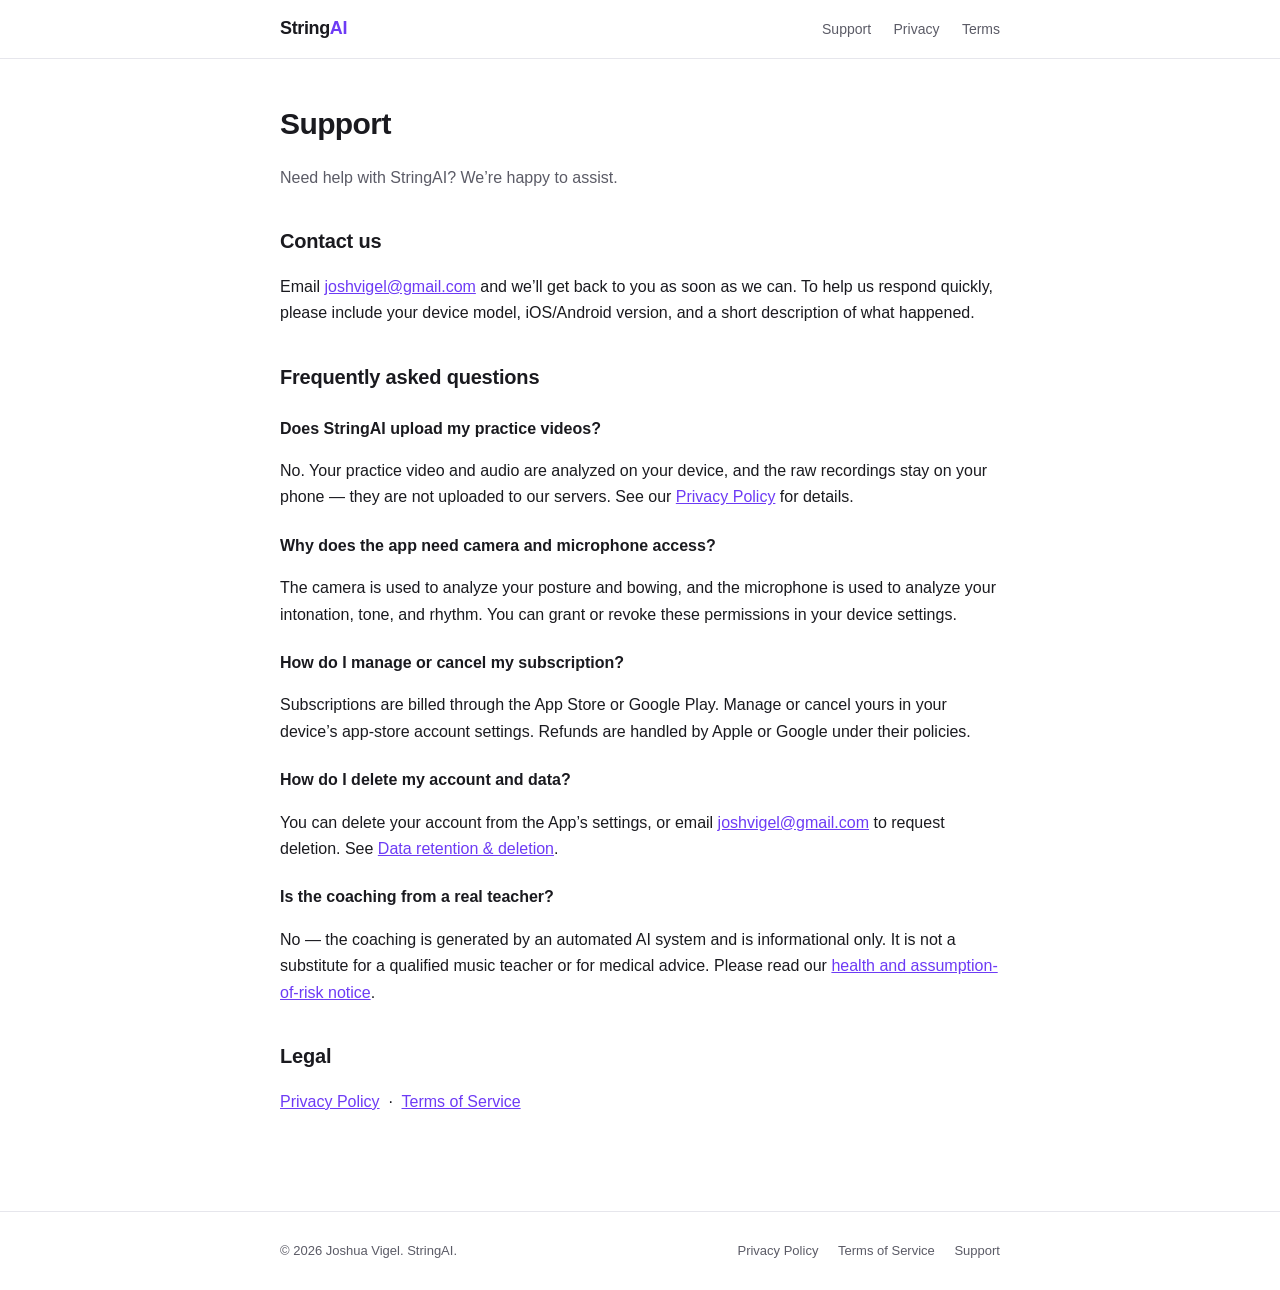
<file: support.html>
<!DOCTYPE html>
<html lang="en">
<head>
  <meta charset="UTF-8" />
  <meta name="viewport" content="width=device-width, initial-scale=1.0" />
  <title>Support — StringAI</title>
  <meta name="description" content="Get help with StringAI." />
  <link rel="stylesheet" href="styles.css" />
</head>
<body>
  <header class="site">
    <div class="wrap">
      <a class="brand" href="index.html">String<span>AI</span></a>
      <nav>
        <a href="support.html">Support</a>
        <a href="privacy.html">Privacy</a>
        <a href="terms.html">Terms</a>
      </nav>
    </div>
  </header>

  <main>
    <div class="wrap legal">
      <h1>Support</h1>
      <p class="muted">Need help with StringAI? We’re happy to assist.</p>

      <h2>Contact us</h2>
      <p>Email <a href="mailto:joshvigel@gmail.com">joshvigel@gmail.com</a> and we’ll get back to you as soon as we can. To help us respond quickly, please include your device model, iOS/Android version, and a short description of what happened.</p>

      <h2>Frequently asked questions</h2>

      <h3>Does StringAI upload my practice videos?</h3>
      <p>No. Your practice video and audio are analyzed on your device, and the raw recordings stay on your phone — they are not uploaded to our servers. See our <a href="privacy.html">Privacy Policy</a> for details.</p>

      <h3>Why does the app need camera and microphone access?</h3>
      <p>The camera is used to analyze your posture and bowing, and the microphone is used to analyze your intonation, tone, and rhythm. You can grant or revoke these permissions in your device settings.</p>

      <h3>How do I manage or cancel my subscription?</h3>
      <p>Subscriptions are billed through the App Store or Google Play. Manage or cancel yours in your device’s app-store account settings. Refunds are handled by Apple or Google under their policies.</p>

      <h3>How do I delete my account and data?</h3>
      <p>You can delete your account from the App’s settings, or email <a href="mailto:joshvigel@gmail.com">joshvigel@gmail.com</a> to request deletion. See <a href="privacy.html#retention">Data retention &amp; deletion</a>.</p>

      <h3>Is the coaching from a real teacher?</h3>
      <p>No — the coaching is generated by an automated AI system and is informational only. It is not a substitute for a qualified music teacher or for medical advice. Please read our <a href="terms.html#risk">health and assumption-of-risk notice</a>.</p>

      <h2>Legal</h2>
      <p><a href="privacy.html">Privacy Policy</a> &nbsp;·&nbsp; <a href="terms.html">Terms of Service</a></p>
    </div>
  </main>

  <footer class="site">
    <div class="wrap">
      <span>© 2026 Joshua Vigel. StringAI.</span>
      <span class="links">
        <a href="privacy.html">Privacy Policy</a>
        <a href="terms.html">Terms of Service</a>
        <a href="support.html">Support</a>
      </span>
    </div>
  </footer>
</body>
</html>
</file>
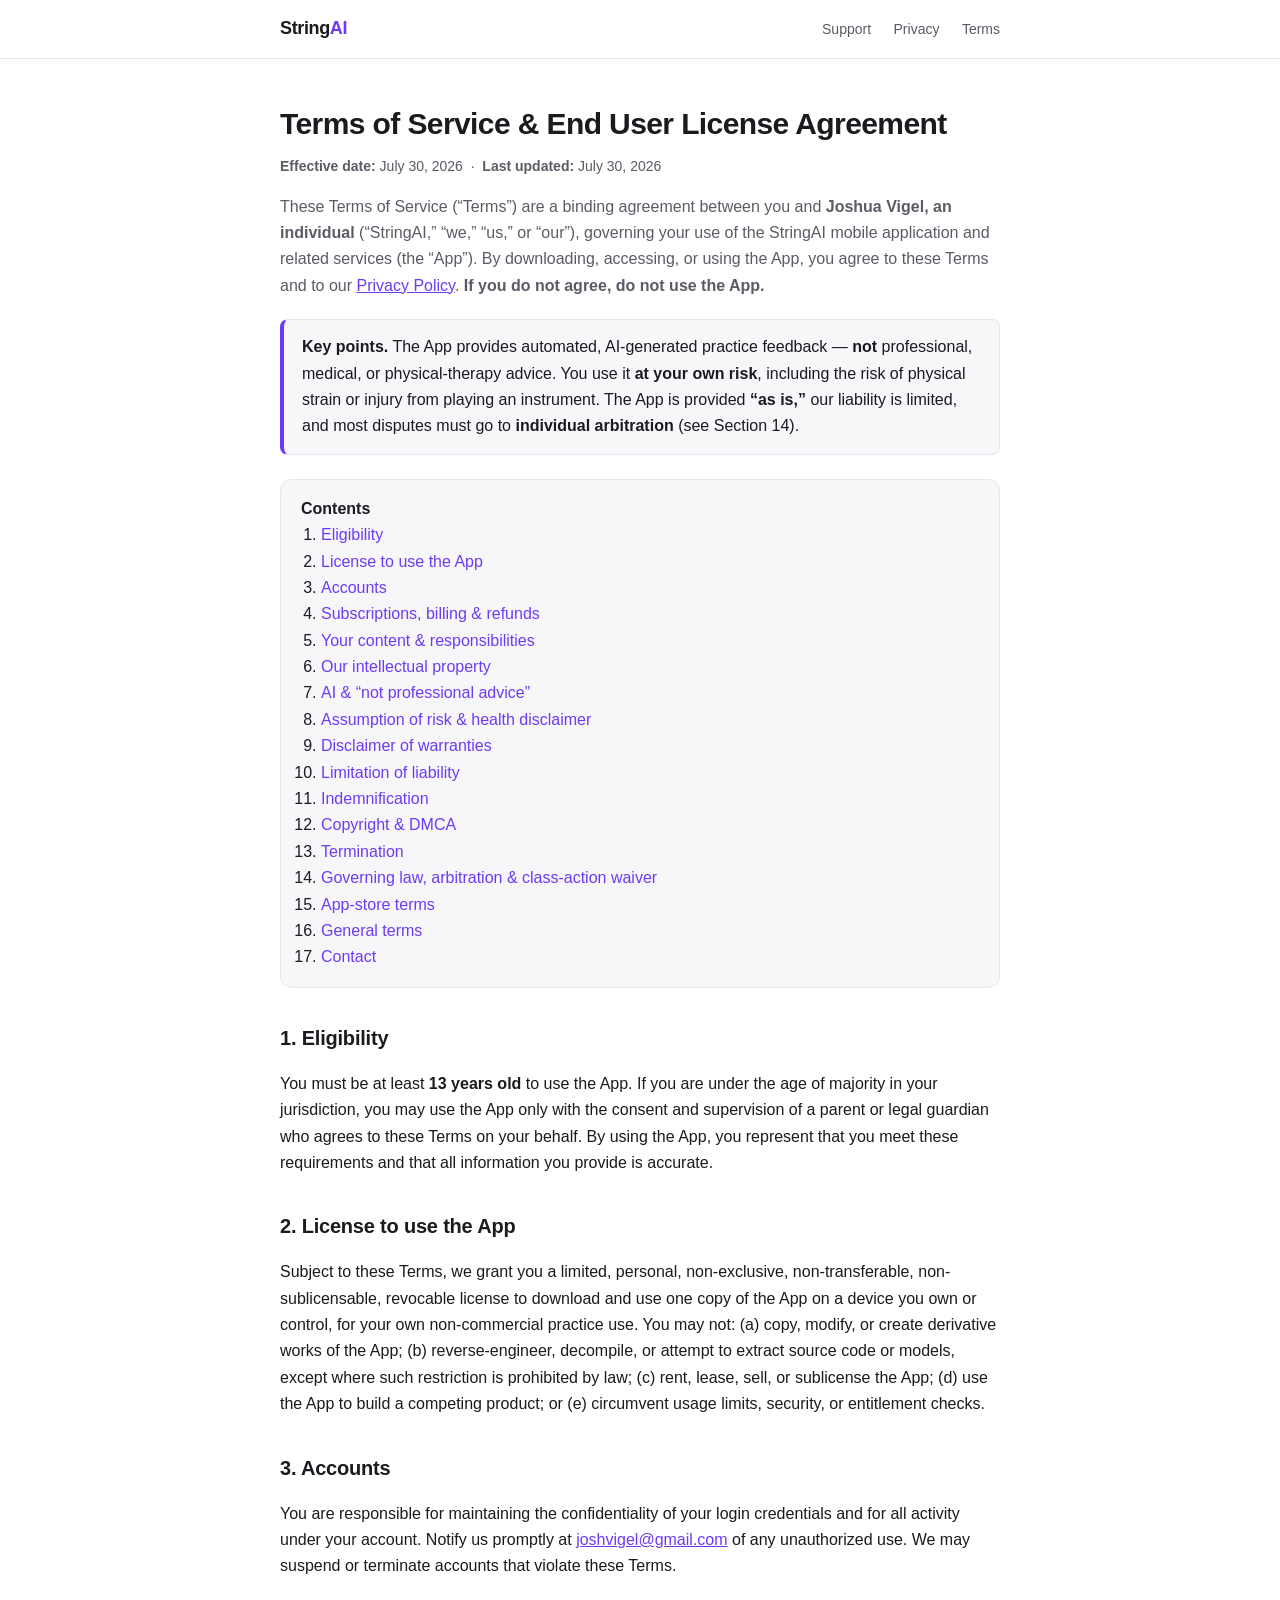
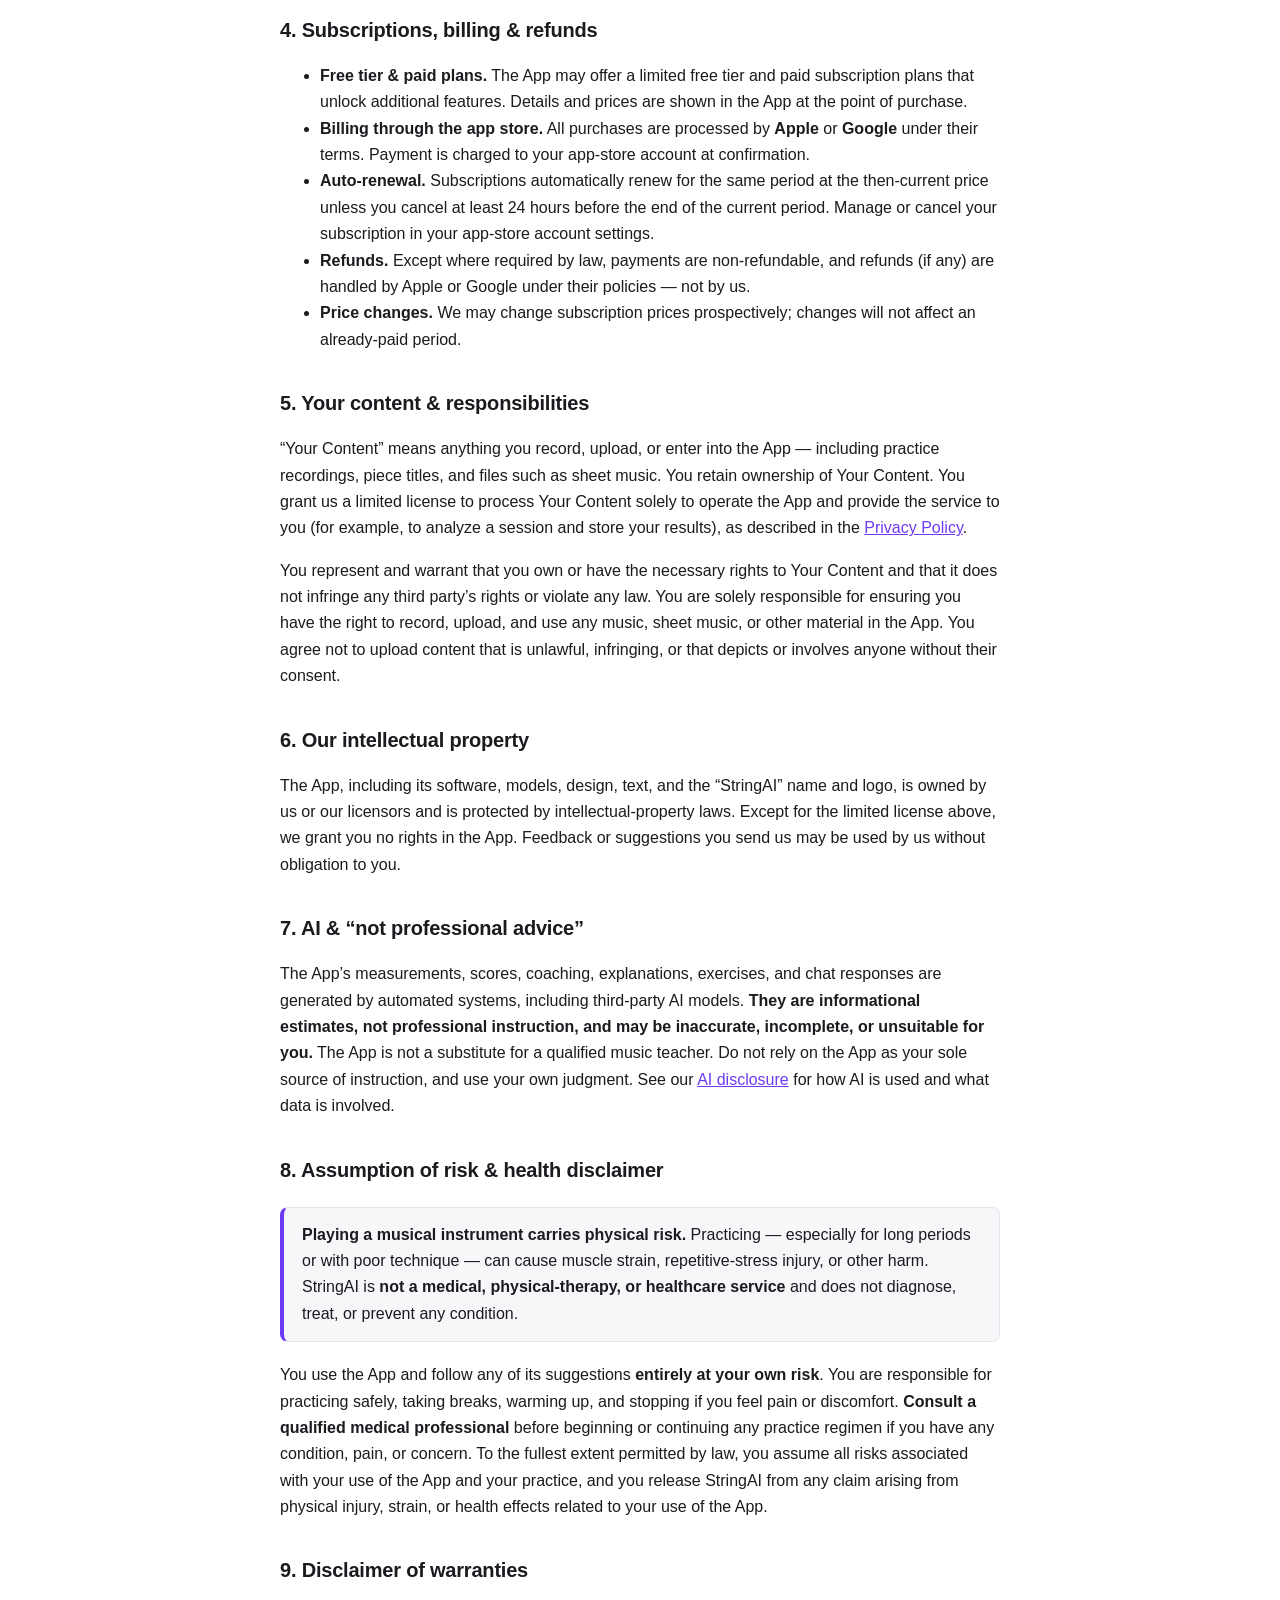
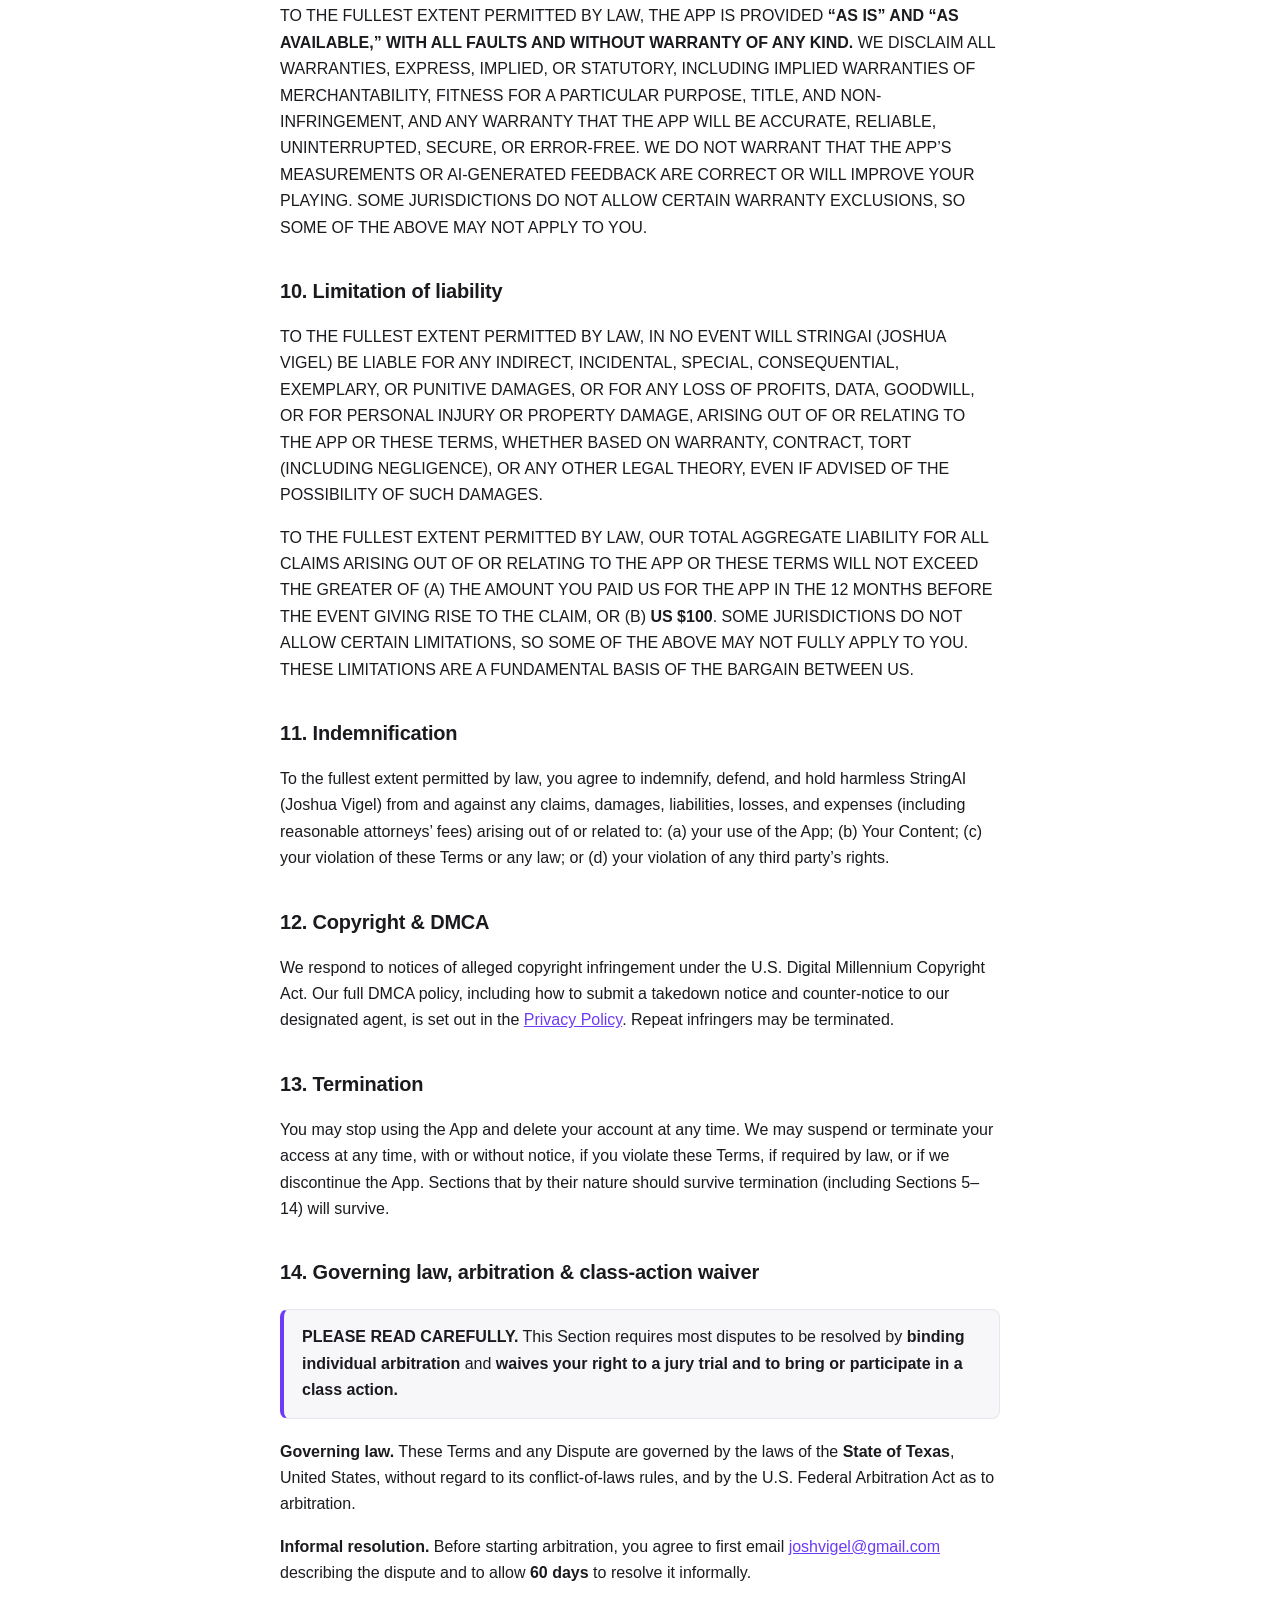
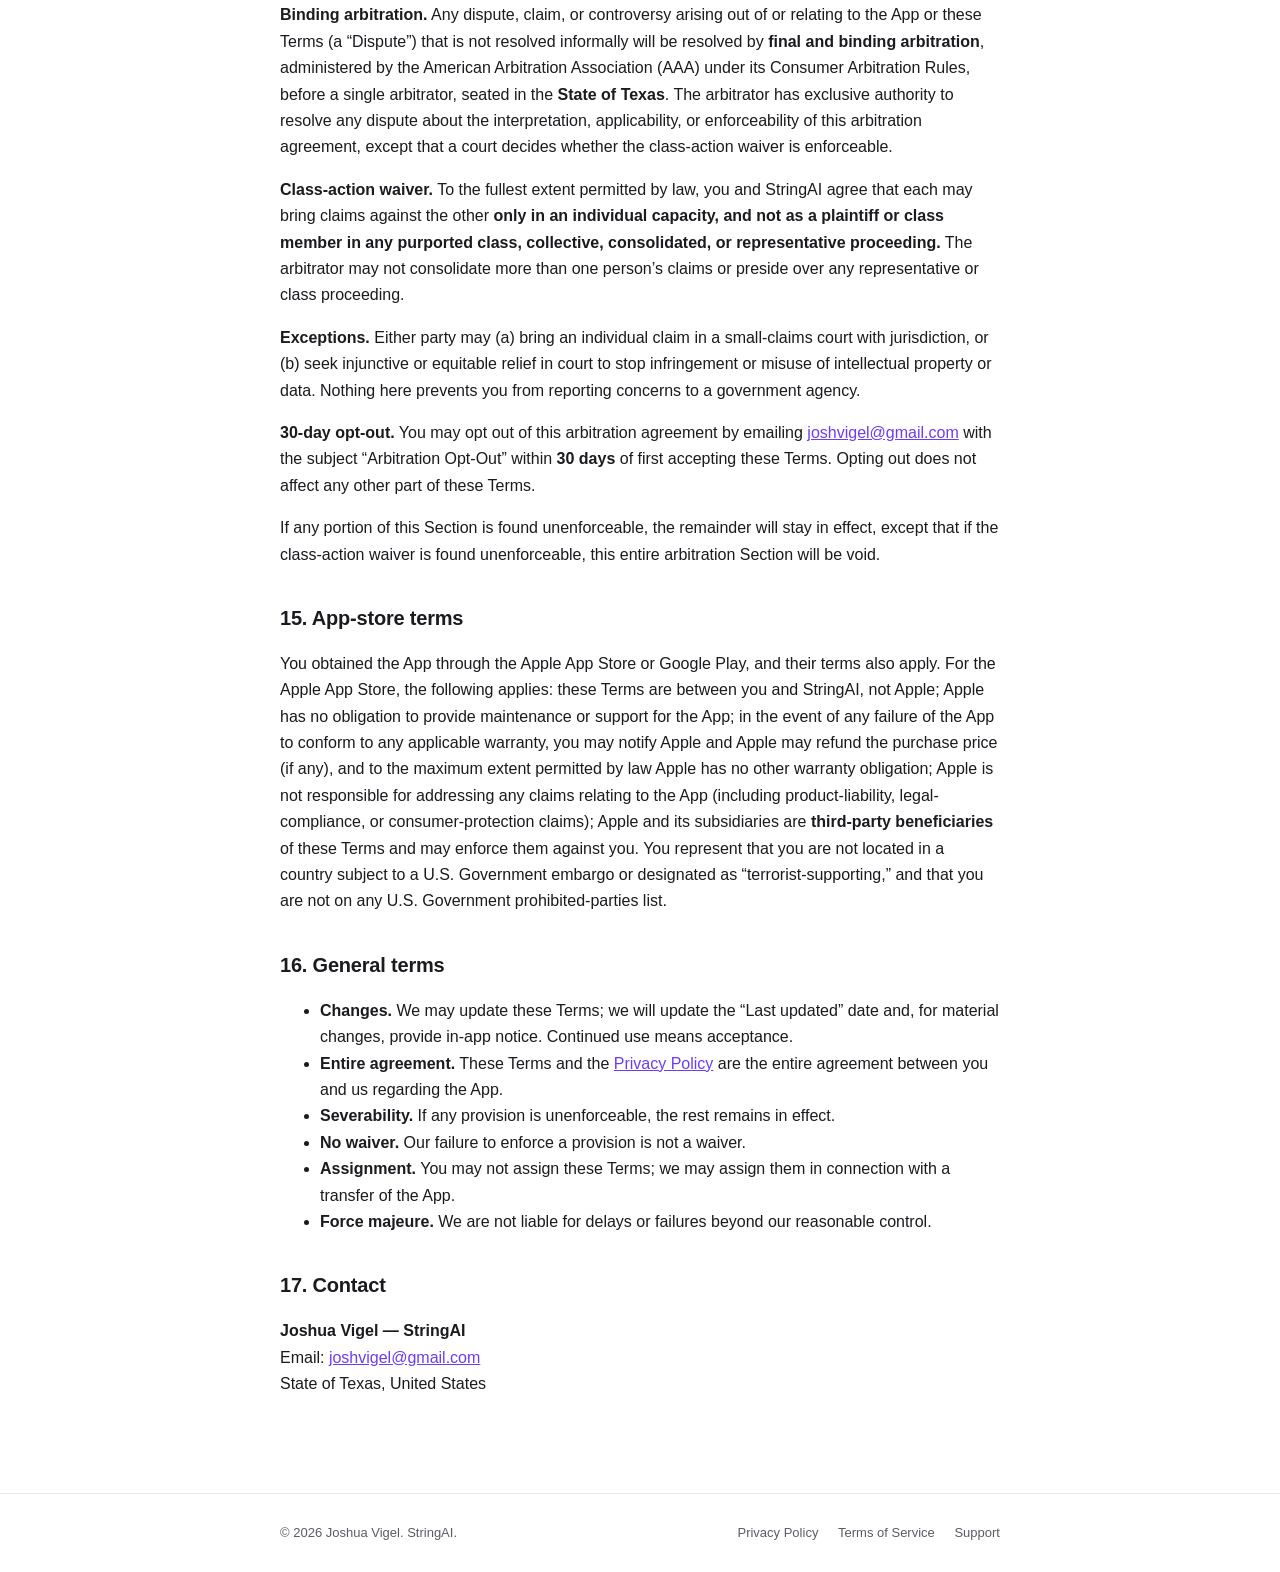
<file: terms.html>
<!DOCTYPE html>
<html lang="en">
<head>
  <meta charset="UTF-8" />
  <meta name="viewport" content="width=device-width, initial-scale=1.0" />
  <title>Terms of Service — StringAI</title>
  <meta name="description" content="StringAI Terms of Service and End User License Agreement." />
  <link rel="stylesheet" href="styles.css" />
</head>
<body>
  <header class="site">
    <div class="wrap">
      <a class="brand" href="index.html">String<span>AI</span></a>
      <nav>
        <a href="support.html">Support</a>
        <a href="privacy.html">Privacy</a>
        <a href="terms.html">Terms</a>
      </nav>
    </div>
  </header>

  <main>
    <div class="wrap legal">
      <h1>Terms of Service &amp; End User License Agreement</h1>
      <p class="eff"><strong>Effective date:</strong> July 30, 2026 &nbsp;·&nbsp; <strong>Last updated:</strong> July 30, 2026</p>
      <p class="muted">These Terms of Service (“Terms”) are a binding agreement between you and <strong>Joshua Vigel, an individual</strong> (“StringAI,” “we,” “us,” or “our”), governing your use of the StringAI mobile application and related services (the “App”). By downloading, accessing, or using the App, you agree to these Terms and to our <a href="privacy.html">Privacy Policy</a>. <strong>If you do not agree, do not use the App.</strong></p>

      <div class="callout">
        <p style="margin:0"><strong>Key points.</strong> The App provides automated, AI-generated practice feedback — <strong>not</strong> professional, medical, or physical-therapy advice. You use it <strong>at your own risk</strong>, including the risk of physical strain or injury from playing an instrument. The App is provided <strong>“as is,”</strong> our liability is limited, and most disputes must go to <strong>individual arbitration</strong> (see Section 14).</p>
      </div>

      <div class="toc">
        <strong>Contents</strong>
        <ol>
          <li><a href="#eligibility">Eligibility</a></li>
          <li><a href="#license">License to use the App</a></li>
          <li><a href="#accounts">Accounts</a></li>
          <li><a href="#subscriptions">Subscriptions, billing &amp; refunds</a></li>
          <li><a href="#content">Your content &amp; responsibilities</a></li>
          <li><a href="#ip">Our intellectual property</a></li>
          <li><a href="#ai">AI &amp; “not professional advice”</a></li>
          <li><a href="#risk">Assumption of risk &amp; health disclaimer</a></li>
          <li><a href="#warranty">Disclaimer of warranties</a></li>
          <li><a href="#liability">Limitation of liability</a></li>
          <li><a href="#indemnity">Indemnification</a></li>
          <li><a href="#dmca">Copyright &amp; DMCA</a></li>
          <li><a href="#termination">Termination</a></li>
          <li><a href="#arbitration">Governing law, arbitration &amp; class-action waiver</a></li>
          <li><a href="#appstore">App-store terms</a></li>
          <li><a href="#general">General terms</a></li>
          <li><a href="#contact">Contact</a></li>
        </ol>
      </div>

      <h2 id="eligibility">1. Eligibility</h2>
      <p>You must be at least <strong>13 years old</strong> to use the App. If you are under the age of majority in your jurisdiction, you may use the App only with the consent and supervision of a parent or legal guardian who agrees to these Terms on your behalf. By using the App, you represent that you meet these requirements and that all information you provide is accurate.</p>

      <h2 id="license">2. License to use the App</h2>
      <p>Subject to these Terms, we grant you a limited, personal, non-exclusive, non-transferable, non-sublicensable, revocable license to download and use one copy of the App on a device you own or control, for your own non-commercial practice use. You may not: (a) copy, modify, or create derivative works of the App; (b) reverse-engineer, decompile, or attempt to extract source code or models, except where such restriction is prohibited by law; (c) rent, lease, sell, or sublicense the App; (d) use the App to build a competing product; or (e) circumvent usage limits, security, or entitlement checks.</p>

      <h2 id="accounts">3. Accounts</h2>
      <p>You are responsible for maintaining the confidentiality of your login credentials and for all activity under your account. Notify us promptly at <a href="mailto:joshvigel@gmail.com">joshvigel@gmail.com</a> of any unauthorized use. We may suspend or terminate accounts that violate these Terms.</p>

      <h2 id="subscriptions">4. Subscriptions, billing &amp; refunds</h2>
      <ul>
        <li><strong>Free tier &amp; paid plans.</strong> The App may offer a limited free tier and paid subscription plans that unlock additional features. Details and prices are shown in the App at the point of purchase.</li>
        <li><strong>Billing through the app store.</strong> All purchases are processed by <strong>Apple</strong> or <strong>Google</strong> under their terms. Payment is charged to your app-store account at confirmation.</li>
        <li><strong>Auto-renewal.</strong> Subscriptions automatically renew for the same period at the then-current price unless you cancel at least 24 hours before the end of the current period. Manage or cancel your subscription in your app-store account settings.</li>
        <li><strong>Refunds.</strong> Except where required by law, payments are non-refundable, and refunds (if any) are handled by Apple or Google under their policies — not by us.</li>
        <li><strong>Price changes.</strong> We may change subscription prices prospectively; changes will not affect an already-paid period.</li>
      </ul>

      <h2 id="content">5. Your content &amp; responsibilities</h2>
      <p>“Your Content” means anything you record, upload, or enter into the App — including practice recordings, piece titles, and files such as sheet music. You retain ownership of Your Content. You grant us a limited license to process Your Content solely to operate the App and provide the service to you (for example, to analyze a session and store your results), as described in the <a href="privacy.html">Privacy Policy</a>.</p>
      <p>You represent and warrant that you own or have the necessary rights to Your Content and that it does not infringe any third party’s rights or violate any law. You are solely responsible for ensuring you have the right to record, upload, and use any music, sheet music, or other material in the App. You agree not to upload content that is unlawful, infringing, or that depicts or involves anyone without their consent.</p>

      <h2 id="ip">6. Our intellectual property</h2>
      <p>The App, including its software, models, design, text, and the “StringAI” name and logo, is owned by us or our licensors and is protected by intellectual-property laws. Except for the limited license above, we grant you no rights in the App. Feedback or suggestions you send us may be used by us without obligation to you.</p>

      <h2 id="ai">7. AI &amp; “not professional advice”</h2>
      <p>The App’s measurements, scores, coaching, explanations, exercises, and chat responses are generated by automated systems, including third-party AI models. <strong>They are informational estimates, not professional instruction, and may be inaccurate, incomplete, or unsuitable for you.</strong> The App is not a substitute for a qualified music teacher. Do not rely on the App as your sole source of instruction, and use your own judgment. See our <a href="privacy.html#ai">AI disclosure</a> for how AI is used and what data is involved.</p>

      <h2 id="risk">8. Assumption of risk &amp; health disclaimer</h2>
      <div class="callout">
        <p style="margin:0"><strong>Playing a musical instrument carries physical risk.</strong> Practicing — especially for long periods or with poor technique — can cause muscle strain, repetitive-stress injury, or other harm. StringAI is <strong>not a medical, physical-therapy, or healthcare service</strong> and does not diagnose, treat, or prevent any condition.</p>
      </div>
      <p>You use the App and follow any of its suggestions <strong>entirely at your own risk</strong>. You are responsible for practicing safely, taking breaks, warming up, and stopping if you feel pain or discomfort. <strong>Consult a qualified medical professional</strong> before beginning or continuing any practice regimen if you have any condition, pain, or concern. To the fullest extent permitted by law, you assume all risks associated with your use of the App and your practice, and you release StringAI from any claim arising from physical injury, strain, or health effects related to your use of the App.</p>

      <h2 id="warranty">9. Disclaimer of warranties</h2>
      <p>TO THE FULLEST EXTENT PERMITTED BY LAW, THE APP IS PROVIDED <strong>“AS IS” AND “AS AVAILABLE,” WITH ALL FAULTS AND WITHOUT WARRANTY OF ANY KIND.</strong> WE DISCLAIM ALL WARRANTIES, EXPRESS, IMPLIED, OR STATUTORY, INCLUDING IMPLIED WARRANTIES OF MERCHANTABILITY, FITNESS FOR A PARTICULAR PURPOSE, TITLE, AND NON-INFRINGEMENT, AND ANY WARRANTY THAT THE APP WILL BE ACCURATE, RELIABLE, UNINTERRUPTED, SECURE, OR ERROR-FREE. WE DO NOT WARRANT THAT THE APP’S MEASUREMENTS OR AI-GENERATED FEEDBACK ARE CORRECT OR WILL IMPROVE YOUR PLAYING. SOME JURISDICTIONS DO NOT ALLOW CERTAIN WARRANTY EXCLUSIONS, SO SOME OF THE ABOVE MAY NOT APPLY TO YOU.</p>

      <h2 id="liability">10. Limitation of liability</h2>
      <p>TO THE FULLEST EXTENT PERMITTED BY LAW, IN NO EVENT WILL STRINGAI (JOSHUA VIGEL) BE LIABLE FOR ANY INDIRECT, INCIDENTAL, SPECIAL, CONSEQUENTIAL, EXEMPLARY, OR PUNITIVE DAMAGES, OR FOR ANY LOSS OF PROFITS, DATA, GOODWILL, OR FOR PERSONAL INJURY OR PROPERTY DAMAGE, ARISING OUT OF OR RELATING TO THE APP OR THESE TERMS, WHETHER BASED ON WARRANTY, CONTRACT, TORT (INCLUDING NEGLIGENCE), OR ANY OTHER LEGAL THEORY, EVEN IF ADVISED OF THE POSSIBILITY OF SUCH DAMAGES.</p>
      <p>TO THE FULLEST EXTENT PERMITTED BY LAW, OUR TOTAL AGGREGATE LIABILITY FOR ALL CLAIMS ARISING OUT OF OR RELATING TO THE APP OR THESE TERMS WILL NOT EXCEED THE GREATER OF (A) THE AMOUNT YOU PAID US FOR THE APP IN THE 12 MONTHS BEFORE THE EVENT GIVING RISE TO THE CLAIM, OR (B) <strong>US $100</strong>. SOME JURISDICTIONS DO NOT ALLOW CERTAIN LIMITATIONS, SO SOME OF THE ABOVE MAY NOT FULLY APPLY TO YOU. THESE LIMITATIONS ARE A FUNDAMENTAL BASIS OF THE BARGAIN BETWEEN US.</p>

      <h2 id="indemnity">11. Indemnification</h2>
      <p>To the fullest extent permitted by law, you agree to indemnify, defend, and hold harmless StringAI (Joshua Vigel) from and against any claims, damages, liabilities, losses, and expenses (including reasonable attorneys’ fees) arising out of or related to: (a) your use of the App; (b) Your Content; (c) your violation of these Terms or any law; or (d) your violation of any third party’s rights.</p>

      <h2 id="dmca">12. Copyright &amp; DMCA</h2>
      <p>We respond to notices of alleged copyright infringement under the U.S. Digital Millennium Copyright Act. Our full DMCA policy, including how to submit a takedown notice and counter-notice to our designated agent, is set out in the <a href="privacy.html#dmca">Privacy Policy</a>. Repeat infringers may be terminated.</p>

      <h2 id="termination">13. Termination</h2>
      <p>You may stop using the App and delete your account at any time. We may suspend or terminate your access at any time, with or without notice, if you violate these Terms, if required by law, or if we discontinue the App. Sections that by their nature should survive termination (including Sections 5–14) will survive.</p>

      <h2 id="arbitration">14. Governing law, arbitration &amp; class-action waiver</h2>
      <div class="callout">
        <p style="margin:0"><strong>PLEASE READ CAREFULLY.</strong> This Section requires most disputes to be resolved by <strong>binding individual arbitration</strong> and <strong>waives your right to a jury trial and to bring or participate in a class action.</strong></p>
      </div>
      <p><strong>Governing law.</strong> These Terms and any Dispute are governed by the laws of the <strong>State of Texas</strong>, United States, without regard to its conflict-of-laws rules, and by the U.S. Federal Arbitration Act as to arbitration.</p>
      <p><strong>Informal resolution.</strong> Before starting arbitration, you agree to first email <a href="mailto:joshvigel@gmail.com">joshvigel@gmail.com</a> describing the dispute and to allow <strong>60 days</strong> to resolve it informally.</p>
      <p><strong>Binding arbitration.</strong> Any dispute, claim, or controversy arising out of or relating to the App or these Terms (a “Dispute”) that is not resolved informally will be resolved by <strong>final and binding arbitration</strong>, administered by the American Arbitration Association (AAA) under its Consumer Arbitration Rules, before a single arbitrator, seated in the <strong>State of Texas</strong>. The arbitrator has exclusive authority to resolve any dispute about the interpretation, applicability, or enforceability of this arbitration agreement, except that a court decides whether the class-action waiver is enforceable.</p>
      <p><strong>Class-action waiver.</strong> To the fullest extent permitted by law, you and StringAI agree that each may bring claims against the other <strong>only in an individual capacity, and not as a plaintiff or class member in any purported class, collective, consolidated, or representative proceeding.</strong> The arbitrator may not consolidate more than one person’s claims or preside over any representative or class proceeding.</p>
      <p><strong>Exceptions.</strong> Either party may (a) bring an individual claim in a small-claims court with jurisdiction, or (b) seek injunctive or equitable relief in court to stop infringement or misuse of intellectual property or data. Nothing here prevents you from reporting concerns to a government agency.</p>
      <p><strong>30-day opt-out.</strong> You may opt out of this arbitration agreement by emailing <a href="mailto:joshvigel@gmail.com">joshvigel@gmail.com</a> with the subject “Arbitration Opt-Out” within <strong>30 days</strong> of first accepting these Terms. Opting out does not affect any other part of these Terms.</p>
      <p>If any portion of this Section is found unenforceable, the remainder will stay in effect, except that if the class-action waiver is found unenforceable, this entire arbitration Section will be void.</p>

      <h2 id="appstore">15. App-store terms</h2>
      <p>You obtained the App through the Apple App Store or Google Play, and their terms also apply. For the Apple App Store, the following applies: these Terms are between you and StringAI, not Apple; Apple has no obligation to provide maintenance or support for the App; in the event of any failure of the App to conform to any applicable warranty, you may notify Apple and Apple may refund the purchase price (if any), and to the maximum extent permitted by law Apple has no other warranty obligation; Apple is not responsible for addressing any claims relating to the App (including product-liability, legal-compliance, or consumer-protection claims); Apple and its subsidiaries are <strong>third-party beneficiaries</strong> of these Terms and may enforce them against you. You represent that you are not located in a country subject to a U.S. Government embargo or designated as “terrorist-supporting,” and that you are not on any U.S. Government prohibited-parties list.</p>

      <h2 id="general">16. General terms</h2>
      <ul>
        <li><strong>Changes.</strong> We may update these Terms; we will update the “Last updated” date and, for material changes, provide in-app notice. Continued use means acceptance.</li>
        <li><strong>Entire agreement.</strong> These Terms and the <a href="privacy.html">Privacy Policy</a> are the entire agreement between you and us regarding the App.</li>
        <li><strong>Severability.</strong> If any provision is unenforceable, the rest remains in effect.</li>
        <li><strong>No waiver.</strong> Our failure to enforce a provision is not a waiver.</li>
        <li><strong>Assignment.</strong> You may not assign these Terms; we may assign them in connection with a transfer of the App.</li>
        <li><strong>Force majeure.</strong> We are not liable for delays or failures beyond our reasonable control.</li>
      </ul>

      <h2 id="contact">17. Contact</h2>
      <p><strong>Joshua Vigel — StringAI</strong><br />
      Email: <a href="mailto:joshvigel@gmail.com">joshvigel@gmail.com</a><br />
      State of Texas, United States</p>
    </div>
  </main>

  <footer class="site">
    <div class="wrap">
      <span>© 2026 Joshua Vigel. StringAI.</span>
      <span class="links">
        <a href="privacy.html">Privacy Policy</a>
        <a href="terms.html">Terms of Service</a>
        <a href="support.html">Support</a>
      </span>
    </div>
  </footer>
</body>
</html>
</file>
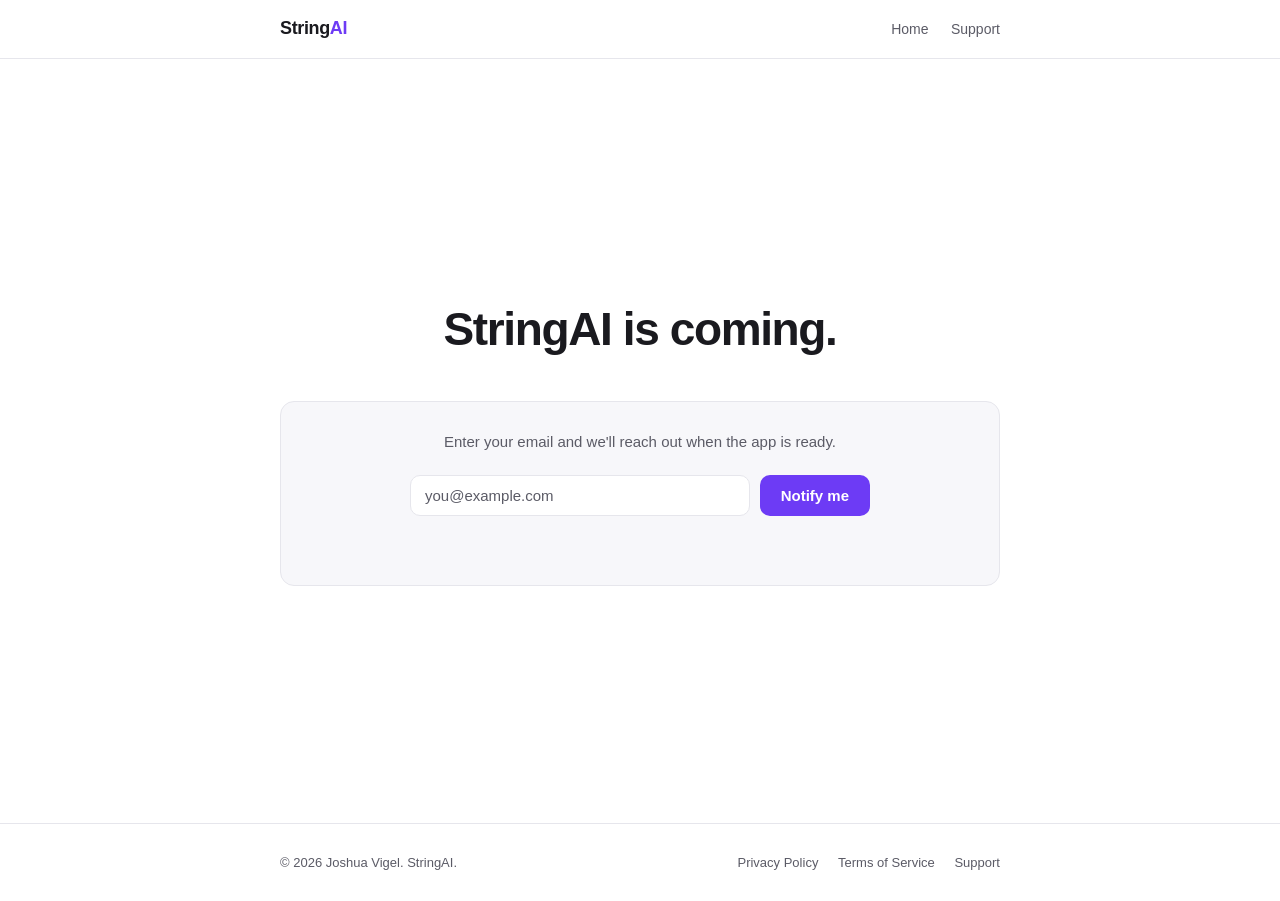
<file: waitlist.html>
<!DOCTYPE html>
<html lang="en">
<head>
  <meta charset="UTF-8" />
  <meta name="viewport" content="width=device-width, initial-scale=1.0" />
  <title>Join the Waitlist — StringAI</title>
  <meta name="description" content="StringAI is an AI violin practice coach coming soon to the App Store. Leave your email and we'll tell you the day it launches." />
  <link rel="stylesheet" href="styles.css" />
</head>
<body>
  <header class="site">
    <div class="wrap">
      <a class="brand" href="index.html">String<span>AI</span></a>
      <nav>
        <a href="index.html">Home</a>
        <a href="support.html">Support</a>
      </nav>
    </div>
  </header>

  <main class="solo">
    <div class="wrap">
      <section class="hero solo-hero">
        <h1>StringAI is coming.</h1>
      </section>

      <section id="waitlist" class="waitlist solo-waitlist">
        <p>Enter your email and we'll reach out when the app is ready.</p>
        <form id="waitlist-form" novalidate>
          <label class="sr-only" for="waitlist-email">Email address</label>
          <input
            id="waitlist-email"
            name="email"
            type="email"
            inputmode="email"
            autocomplete="email"
            placeholder="you@example.com"
            required
          />
          <button id="waitlist-submit" class="btn" type="submit">Notify me</button>
        </form>
        <p id="waitlist-status" class="waitlist-status" role="status" aria-live="polite"></p>
      </section>
    </div>
  </main>

  <script src="waitlist.js"></script>

  <footer class="site">
    <div class="wrap">
      <span>© 2026 Joshua Vigel. StringAI.</span>
      <span class="links">
        <a href="privacy.html">Privacy Policy</a>
        <a href="terms.html">Terms of Service</a>
        <a href="support.html">Support</a>
      </span>
    </div>
  </footer>
</body>
</html>
</file>
<file: styles.css>
/* StringAI static site — shared styles */
:root {
  --bg: #ffffff;
  --fg: #1a1a1f;
  --muted: #5b5b66;
  --border: #e6e6ec;
  --card: #f7f7fa;
  --accent: #6d3bf5;
  --accent-fg: #ffffff;
  --maxw: 760px;
}
@media (prefers-color-scheme: dark) {
  :root {
    --bg: #0e0e12;
    --fg: #ececf1;
    --muted: #a2a2ad;
    --border: #26262e;
    --card: #16161c;
    --accent: #9a7bff;
    --accent-fg: #0e0e12;
  }
}

* { box-sizing: border-box; }
html { -webkit-text-size-adjust: 100%; }
body {
  margin: 0;
  background: var(--bg);
  color: var(--fg);
  font: 16px/1.65 -apple-system, BlinkMacSystemFont, "Segoe UI", Roboto, Helvetica, Arial, sans-serif;
  overflow-x: hidden;
}
.wrap { max-width: var(--maxw); margin: 0 auto; padding: 0 20px; }

header.site {
  border-bottom: 1px solid var(--border);
  position: sticky; top: 0;
  background: color-mix(in srgb, var(--bg) 88%, transparent);
  backdrop-filter: saturate(180%) blur(10px);
  z-index: 10;
}
header.site .wrap {
  display: flex; align-items: center; justify-content: space-between;
  height: 58px;
}
.brand { font-weight: 700; letter-spacing: -0.02em; text-decoration: none; color: var(--fg); font-size: 18px; }
.brand span { color: var(--accent); }
nav a { color: var(--muted); text-decoration: none; margin-left: 18px; font-size: 14px; }
nav a:hover { color: var(--fg); }

main { padding: 40px 0 80px; }

.hero { text-align: center; padding: 56px 0 40px; }
.hero h1 { font-size: clamp(30px, 6vw, 46px); line-height: 1.1; letter-spacing: -0.03em; margin: 0 0 14px; }
.hero p { font-size: 18px; color: var(--muted); max-width: 560px; margin: 0 auto 28px; }
.badge {
  display: inline-block; font-size: 12px; text-transform: uppercase; letter-spacing: 0.08em;
  color: var(--accent); border: 1px solid var(--border); border-radius: 999px; padding: 5px 12px; margin-bottom: 22px;
}

.features { display: grid; grid-template-columns: repeat(auto-fit, minmax(220px, 1fr)); gap: 16px; margin: 36px 0; }
.feature { background: var(--card); border: 1px solid var(--border); border-radius: 14px; padding: 20px; }
.feature h3 { margin: 0 0 6px; font-size: 16px; }
.feature p { margin: 0; color: var(--muted); font-size: 14px; }

.cta-row { display: flex; gap: 12px; justify-content: center; flex-wrap: wrap; }
.btn {
  display: inline-block; text-decoration: none; border-radius: 10px; padding: 11px 20px; font-weight: 600; font-size: 15px;
  background: var(--accent); color: var(--accent-fg); border: 1px solid transparent;
}
.btn.secondary { background: transparent; color: var(--fg); border-color: var(--border); }

/* Legal document pages */
.legal h1 { font-size: 30px; letter-spacing: -0.02em; margin: 0 0 6px; }
.legal .eff { color: var(--muted); font-size: 14px; margin: 0 0 8px; }
.legal .toc { background: var(--card); border: 1px solid var(--border); border-radius: 12px; padding: 16px 20px; margin: 24px 0; }
.legal .toc ol { margin: 0; padding-left: 20px; }
.legal .toc a { color: var(--accent); text-decoration: none; }
.legal h2 { font-size: 20px; margin: 34px 0 10px; letter-spacing: -0.01em; scroll-margin-top: 72px; }
.legal h3 { font-size: 16px; margin: 22px 0 6px; }
.legal p, .legal li { color: var(--fg); }
.legal .muted, .legal small { color: var(--muted); }
.legal a { color: var(--accent); }

.callout {
  border: 1px solid var(--border); border-left: 4px solid var(--accent);
  background: var(--card); border-radius: 8px; padding: 14px 18px; margin: 20px 0;
}

/* Waitlist signup */
.waitlist {
  background: var(--card); border: 1px solid var(--border); border-radius: 14px;
  padding: 28px 24px; margin: 36px 0 20px; text-align: center;
}
.waitlist h2 { margin: 0 0 8px; font-size: 22px; letter-spacing: -0.02em; }
.waitlist > p { color: var(--muted); margin: 0 auto 20px; max-width: 460px; font-size: 15px; }
.waitlist form {
  display: flex; gap: 10px; flex-wrap: wrap; justify-content: center;
  max-width: 460px; margin: 0 auto;
}
.waitlist input[type="email"] {
  flex: 1 1 240px; min-width: 0;
  padding: 11px 14px; font-size: 15px; font-family: inherit;
  color: var(--fg); background: var(--bg);
  border: 1px solid var(--border); border-radius: 10px;
}
.waitlist input[type="email"]::placeholder { color: var(--muted); }
.waitlist input[type="email"]:focus-visible {
  outline: 2px solid var(--accent); outline-offset: 1px; border-color: transparent;
}
.waitlist button {
  flex: 0 0 auto; cursor: pointer; font-family: inherit;
}
.waitlist button[disabled] { opacity: 0.6; cursor: default; }
.waitlist-status { min-height: 1.4em; margin: 12px 0 0; font-size: 14px; color: var(--muted); }
.waitlist-status.ok { color: var(--accent); font-weight: 600; }
.waitlist-status.error { color: #d1344b; }
@media (prefers-color-scheme: dark) { .waitlist-status.error { color: #ff8095; } }
.waitlist-fine { margin: 14px 0 0; font-size: 12px; color: var(--muted); }
.waitlist-fine a { color: var(--muted); }

/* Standalone waitlist page */
main.solo {
  min-height: calc(100dvh - 58px - 78px); /* viewport minus header/footer */
  display: flex;
  align-items: center;
  padding: 32px 0;
}
main.solo .wrap { width: 100%; }
.solo-hero { padding: 8px 0 32px; }
.solo-waitlist { margin: 0; }
@media (max-width: 480px) {
  .solo-hero h1 { font-size: clamp(28px, 8vw, 38px); }
  .solo-hero p { font-size: 16px; }
  .waitlist.solo-waitlist { padding: 22px 18px; border-radius: 16px; }
}

.sr-only {
  position: absolute; width: 1px; height: 1px; padding: 0; margin: -1px;
  overflow: hidden; clip: rect(0 0 0 0); white-space: nowrap; border: 0;
}

table.data { width: 100%; border-collapse: collapse; margin: 16px 0; font-size: 14px; display: block; overflow-x: auto; }
table.data th, table.data td { border: 1px solid var(--border); padding: 9px 12px; text-align: left; vertical-align: top; }
table.data th { background: var(--card); font-weight: 600; }

footer.site { border-top: 1px solid var(--border); padding: 28px 0; color: var(--muted); font-size: 13px; }
footer.site .wrap { display: flex; flex-wrap: wrap; gap: 8px 18px; justify-content: space-between; align-items: center; }
footer.site a { color: var(--muted); text-decoration: none; }
footer.site a:hover { color: var(--fg); }
footer.site .links a { margin-left: 16px; }
</file>
